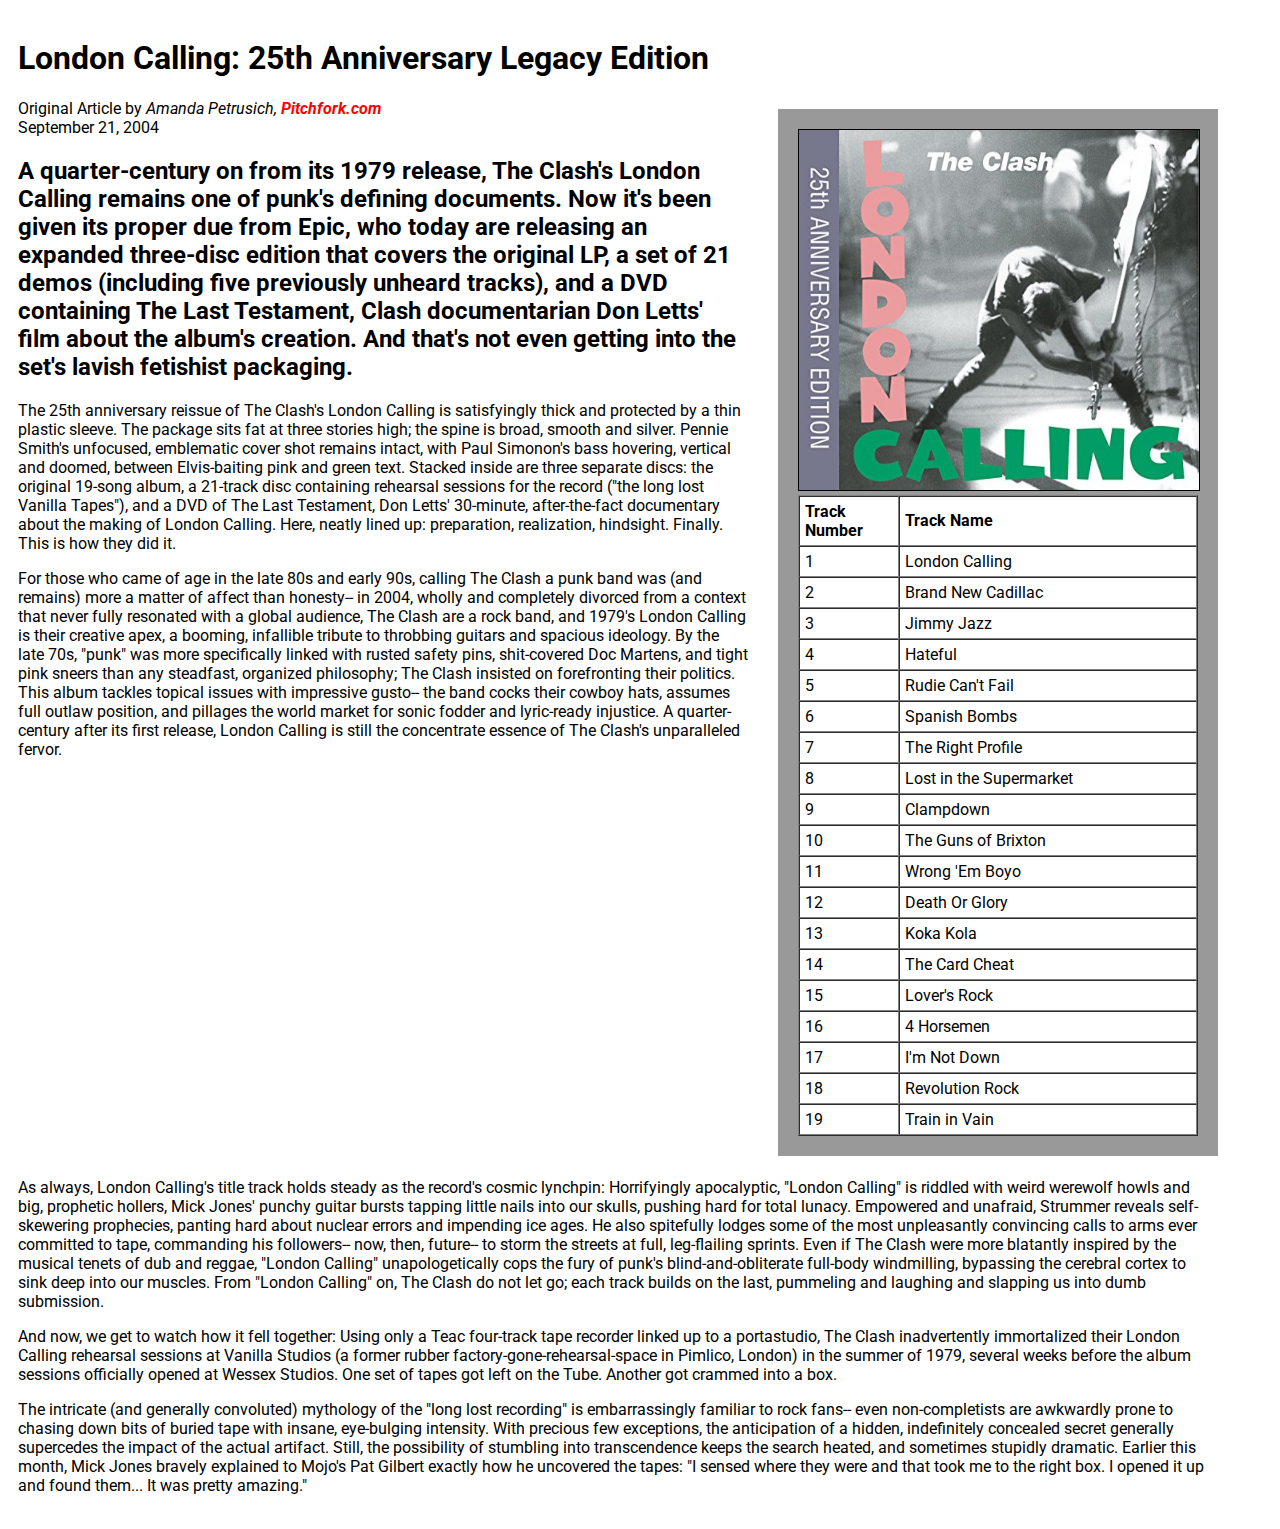
<file: Broken/index.html>
<!doctype html>
<html lang="en">

<head>
<meta charset="utf-8">
<title>London Calling: 25th Anniversary Legacy Edition</title>

<link rel="preconnect" href="https://fonts.googleapis.com"> 
<link rel="preconnect" href="https://fonts.gstatic.com" crossorigin> 
<link href="https://fonts.googleapis.com/css2?family=Roboto:wght@300;700&display=swap" rel="stylesheet">

<style type="text/css">

body {
  font-family: 'Roboto', sans-serif;
  background-color: #ffffff;
}
a {color: #ff0000;
text-decoration: none;
font-weight: bold;}
a:hover {color: #0071ce;}

</style>

</head>

<body>

<div style="width:1200px; padding: 10px; background-color:#ffffff">
<div style="width:1200px; padding:20px:">
<h1>London Calling: 25th Anniversary Legacy Edition</h1>

<div style="width:400px; padding:20px; float:right; background-color:#999; margin-top:10px; margin-left:30px">


<img src="images/theClash.jpg" alt="The Clash: London Calling" title="The Clash: London Calling" style="border:solid 1px black; width:100%">

<table width="100%" border="1" cellspacing="0" cellpadding="5" style="background-color:#ffffff;">
<tr>
<td width="25%">
<strong>Track Number</strong>
</td>
<td width="75%">
<strong>Track Name</strong>
</td>
</tr>
<tr>
<td>1</td>
<td>London Calling</td>
</tr>
<tr>
<td>2</td>
<td>Brand New Cadillac</td>
</tr>
<tr>
<td>3</td>
<td>Jimmy Jazz</td>
</tr>
<tr>
<td>4</td>
<td>Hateful</td>
</tr>
<tr>
<td>5</td>
<td>Rudie Can't Fail</td>
</tr>
<tr>
<td>6</td>
<td>Spanish Bombs</td>
</tr>
<tr>
<td>7</td>
<td>The Right Profile</td>
</tr>
<tr>
<td>8</td>
<td>Lost in the Supermarket</td>
</tr>
<tr>
<td>9</td>
<td>Clampdown</td>
</tr>
<tr>
<td>10</td>
<td>The Guns of Brixton</td>
</tr>
<tr>
<td>11</td>
<td>Wrong 'Em Boyo</td>
</tr>
<tr>
<td>12</td>
<td>Death Or Glory</td>
</tr>
<tr>
<td>13</td>
<td>Koka Kola</td>
</tr>
<tr>
<td>14</td>
<td>The Card Cheat</td>
</tr>
<tr>
<td>15</td>
<td>Lover's Rock</td>
</tr>
<tr>
<td>16</td>
<td>4 Horsemen</td>
</tr>
<tr>
<td>17</td>
<td>I'm Not Down</td>
</tr>
<tr>
<td>18</td>
<td>Revolution Rock</td>
</tr>
<tr>
<td>19</td>
<td>Train in Vain</td>
</tr>
</table>

</div>

<p>Original Article by <em>Amanda Petrusich, <a href="http://www.pitchfork.com">Pitchfork.com</a></em><br>
September 21, 2004


<h2>A quarter-century on from its 1979 release, The Clash's London Calling remains one of punk's defining documents. Now it's been given its proper due from Epic, who today are releasing an expanded three-disc edition that covers the original LP, a set of 21 demos (including five previously unheard tracks), and a DVD containing The Last Testament, Clash documentarian Don Letts' film about the album's creation. And that's not even getting into the set's lavish fetishist packaging.</h2>


<p>The 25th anniversary reissue of The Clash's London Calling is satisfyingly thick and protected by a thin plastic sleeve. The package sits fat at three stories high; the spine is broad, smooth and silver. Pennie Smith's unfocused, emblematic cover shot remains intact, with Paul Simonon's bass hovering, vertical and doomed, between Elvis-baiting pink and green text. Stacked inside are three separate discs: the original 19-song album, a 21-track disc containing rehearsal sessions for the record ("the long lost Vanilla Tapes"), and a DVD of The Last Testament, Don Letts' 30-minute, after-the-fact documentary about the making of London Calling. Here, neatly lined up: preparation, realization, hindsight. Finally. This is how they did it.</p>




<p>For those who came of age in the late 80s and early 90s, calling The Clash a punk band was (and remains) more a matter of affect than honesty-- in 2004, wholly and completely divorced from a context that never fully resonated with a global audience, The Clash are a rock band, and 1979's London Calling is their creative apex, a booming, infallible tribute to throbbing guitars and spacious ideology. By the late 70s, "punk" was more specifically linked with rusted safety pins, shit-covered Doc Martens, and tight pink sneers than any steadfast, organized philosophy; The Clash insisted on forefronting their politics. This album tackles topical issues with impressive gusto-- the band cocks their cowboy hats, assumes full outlaw position, and pillages the world market for sonic fodder and lyric-ready injustice. A quarter-century after its first release, London Calling is still the concentrate essence of The Clash's unparalleled fervor.</p>


<div align="center" style="margin:50px 0 50px 50px"><iframe width="560" height="315" src="https://www.youtube.com/embed/EfK-WX2pa8c" frameborder="0" allow="accelerometer; autoplay; encrypted-media; gyroscope; picture-in-picture" allowfullscreen></iframe></div>


<p>As always, London Calling's title track holds steady as the record's cosmic lynchpin: Horrifyingly apocalyptic, "London Calling" is riddled with weird werewolf howls and big, prophetic hollers, Mick Jones' punchy guitar bursts tapping little nails into our skulls, pushing hard for total lunacy. Empowered and unafraid, Strummer reveals self-skewering prophecies, panting hard about nuclear errors and impending ice ages. He also spitefully lodges some of the most unpleasantly convincing calls to arms ever committed to tape, commanding his followers-- now, then, future-- to storm the streets at full, leg-flailing sprints. Even if The Clash were more blatantly inspired by the musical tenets of dub and reggae, "London Calling" unapologetically cops the fury of punk's blind-and-obliterate full-body windmilling, bypassing the cerebral cortex to sink deep into our muscles. From "London Calling" on, The Clash do not let go; each track builds on the last, pummeling and laughing and slapping us into dumb submission.</p>


<p>And now, we get to watch how it fell together: Using only a Teac four-track tape recorder linked up to a portastudio, The Clash inadvertently immortalized their London Calling rehearsal sessions at Vanilla Studios (a former rubber factory-gone-rehearsal-space in Pimlico, London) in the summer of 1979, several weeks before the album sessions officially opened at Wessex Studios. One set of tapes got left on the Tube. Another got crammed into a box.</p>


<p>The intricate (and generally convoluted) mythology of the "long lost recording" is embarrassingly familiar to rock fans-- even non-completists are awkwardly prone to chasing down bits of buried tape with insane, eye-bulging intensity. With precious few exceptions, the anticipation of a hidden, indefinitely concealed secret generally supercedes the impact of the actual artifact. Still, the possibility of stumbling into transcendence keeps the search heated, and sometimes stupidly dramatic. Earlier this month, Mick Jones bravely explained to Mojo's Pat Gilbert exactly how he uncovered the tapes: "I sensed where they were and that took me to the right box. I opened it up and found them... It was pretty amazing."</p>

</div>






</body>
</html>
</file>
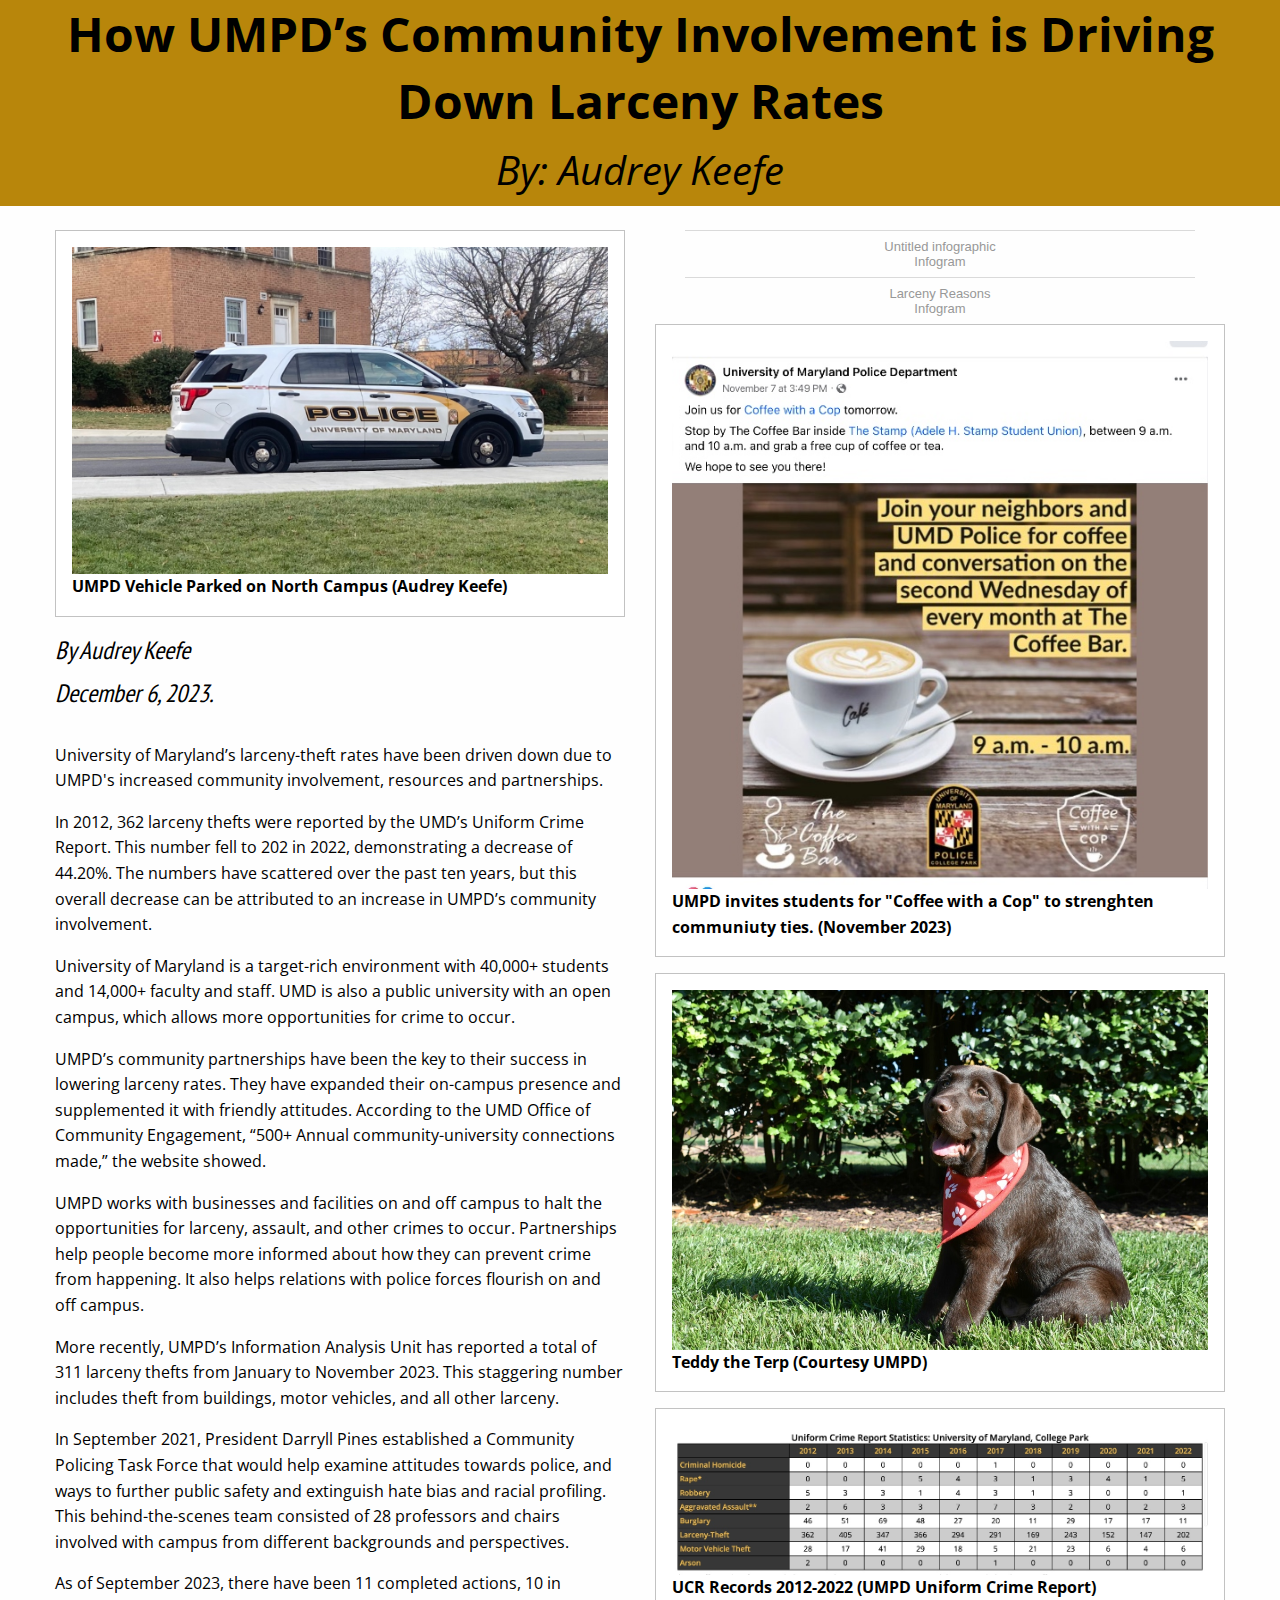
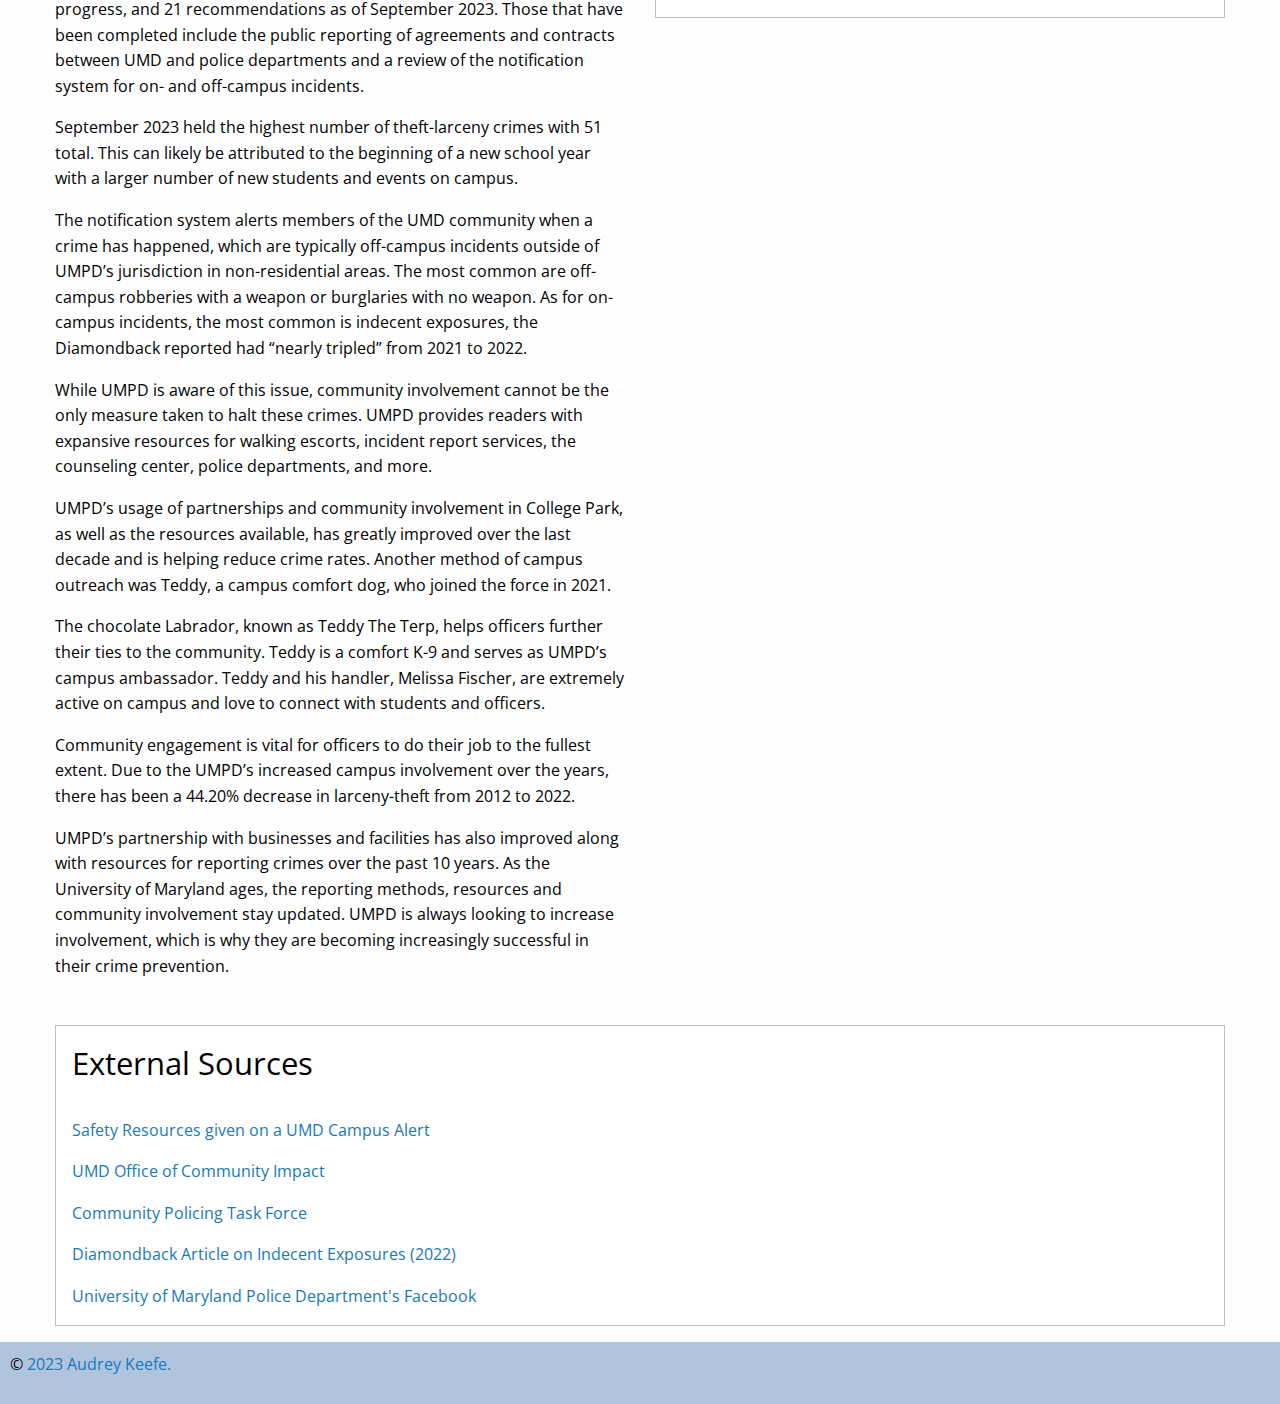
<file: Final_Project_Beta/index.html>
<!doctype html>
<html class="no-js" lang="en" dir="ltr">
<head>
<meta charset="utf-8">
<meta http-equiv="x-ua-compatible" content="ie=edge">
<meta name="viewport" content="width=device-width, initial-scale=1.0">

<meta name="description" content="Larceny-Theft in College Park, Maryland, Police Community Involvement">
<meta name="keywords" content="Crime, Larceny-Theft, Statistics, College Park, Maryland, Police Involvement, Community, University Crime">

<title>Larceny Decreases with Police Assistance</title>
<link rel="stylesheet" href="css/foundation.css">
<link rel="stylesheet" href="css/app.css">
<link rel="preconnect" href="https://fonts.googleapis.com"> 
<link rel="preconnect" href="https://fonts.gstatic.com" crossorigin> 
<link href="https://fonts.googleapis.com/css2?family=Dosis:wght@300;400;700&family=Merriweather&family=Open+Sans&display=swap" rel="stylesheet">
<link rel="preconnect" href="https://fonts.googleapis.com"> 
<link rel="preconnect" href="https://fonts.gstatic.com" crossorigin> 
<link href="https://fonts.googleapis.com/css2?family=Dosis:wght@300;400;700&family=Merriweather&family=Open+Sans&family=PT+Sans+Narrow&display=swap" rel="stylesheet">
</head>
<body>

<!--heading box-->
<div class="grid-container-fluid introBox">
<div class="grid-container">
<div class="grid-x grid-padding-x grid-padding-x">
<div class="large-12 cell introBox">
	<h1>How UMPD’s Community Involvement is Driving Down Larceny Rates</h1>
	<h2><em>By: Audrey Keefe</em></h2>
</div>
</div>
</div>
</div>
<br>

<!--main body text starts here--> 
<div class="grid-container">
<div class="grid-x grid-padding-x grid-margin-y">
<div class="large-6 medium-6 small-12 cell">

<!--image of police car here-->
<div class="callout">	
	<img src="images/car_edit.2.jpg" alt="UMPD Car on Campus">
	<p><strong>UMPD Vehicle Parked on North Campus (Audrey Keefe)</strong></p>
	</div>

<!--byline and story text start here-->
<h4>By Audrey Keefe</h4><h4>December 6, 2023.</h4>
<br>
<p>University of Maryland’s larceny-theft rates have been driven down due to UMPD's increased
community involvement, resources and partnerships.</p>

<p>In 2012, 362 larceny thefts were reported by the UMD’s Uniform Crime Report. This number
fell to 202 in 2022, demonstrating a decrease of 44.20%. The numbers have scattered over the
past ten years, but this overall decrease can be attributed to an increase in UMPD’s community
involvement.</p>

<p>University of Maryland is a target-rich environment with 40,000+ students and 14,000+ faculty
and staff. UMD is also a public university with an open campus, which allows more
opportunities for crime to occur.</p>

<p>UMPD’s community partnerships have been the key to their success in lowering larceny rates.
They have expanded their on-campus presence and supplemented it with friendly attitudes.
According to the UMD Office of Community Engagement, “500+ Annual community-university
connections made,” the website showed.</p>

<p>UMPD works with businesses and facilities on and off campus to halt the opportunities for
larceny, assault, and other crimes to occur. Partnerships help people become more informed
about how they can prevent crime from happening. It also helps relations with police forces
flourish on and off campus.</p>

<p>More recently, UMPD’s Information Analysis Unit has reported a total of 311 larceny thefts from
January to November 2023. This staggering number includes theft from buildings, motor
vehicles, and all other larceny.</p>

<p>In September 2021, President Darryll Pines established a Community Policing Task Force that
would help examine attitudes towards police, and ways to further public safety and extinguish
hate bias and racial profiling. This behind-the-scenes team consisted of 28 professors and chairs
involved with campus from different backgrounds and perspectives.</p>

<p>As of September 2023, there have been 11 completed actions, 10 in progress, and 21
recommendations as of September 2023. Those that have been completed include the public reporting of agreements and contracts between UMD and police departments and a review of the
notification system for on- and off-campus incidents.</p>

<p>September 2023 held the highest number of theft-larceny crimes with 51 total. This can likely be
attributed to the beginning of a new school year with a larger number of new students and events
on campus.</p>

<p>The notification system alerts members of the UMD community when a crime has happened,
which are typically off-campus incidents outside of UMPD’s jurisdiction in non-residential areas.
The most common are off-campus robberies with a weapon or burglaries with no weapon. As for
on-campus incidents, the most common is indecent exposures, the Diamondback reported had
“nearly tripled” from 2021 to 2022.</p>

<p>While UMPD is aware of this issue, community involvement cannot be the only measure taken
to halt these crimes. UMPD provides readers with expansive resources for walking escorts,
incident report services, the counseling center, police departments, and more.</p>

<p>UMPD’s usage of partnerships and community involvement in College Park, as well as the
resources available, has greatly improved over the last decade and is helping reduce crime rates.
Another method of campus outreach was Teddy, a campus comfort dog, who joined the force in
2021.</p>

<p>The chocolate Labrador, known as Teddy The Terp, helps officers further their ties to the
community. Teddy is a comfort K-9 and serves as UMPD’s campus ambassador. Teddy and his
handler, Melissa Fischer, are extremely active on campus and love to connect with students and
officers.</p>

<p>Community engagement is vital for officers to do their job to the fullest extent. Due to the
UMPD’s increased campus involvement over the years, there has been a 44.20% decrease in
larceny-theft from 2012 to 2022.</p>

<p>UMPD’s partnership with businesses and facilities has also improved along with resources for
reporting crimes over the past 10 years. As the University of Maryland ages, the reporting
methods, resources and community involvement stay updated. UMPD is always looking to increase involvement, which is why they are becoming increasingly
successful in their crime prevention.</p>
</div>

<!--half sidebar start here with graphs and supplamenting information-->
<div class="large-6 medium-6 small-12 cell">

<div class="infogram-embed" data-id="86ae2052-9db3-4283-b28e-80eb50ea9b66" data-type="interactive" data-title="UCR Larceny 2012-2022"></div><script>!function(e,n,i,s){var d="InfogramEmbeds";var o=e.getElementsByTagName(n)[0];if(window[d]&&window[d].initialized)window[d].process&&window[d].process();else if(!e.getElementById(i)){var r=e.createElement(n);r.async=1,r.id=i,r.src=s,o.parentNode.insertBefore(r,o)}}(document,"script","infogram-async","https://e.infogram.com/js/dist/embed-loader-min.js");</script><div style="padding:8px 0;font-family:Arial!important;font-size:13px!important;line-height:15px!important;text-align:center;border-top:1px solid #dadada;margin:0 30px"><a href="https://infogram.com/86ae2052-9db3-4283-b28e-80eb50ea9b66" style="color:#989898!important;text-decoration:none!important;" target="_blank">Untitled infographic</a><br><a href="https://infogram.com" style="color:#989898!important;text-decoration:none!important;" target="_blank" rel="nofollow">Infogram</a></div>

<div class="infogram-embed" data-id="99e42fd7-adec-4fe6-9086-a09344b6455e" data-type="interactive" data-title="Larceny Reasons"></div><script>!function(e,n,i,s){var d="InfogramEmbeds";var o=e.getElementsByTagName(n)[0];if(window[d]&&window[d].initialized)window[d].process&&window[d].process();else if(!e.getElementById(i)){var r=e.createElement(n);r.async=1,r.id=i,r.src=s,o.parentNode.insertBefore(r,o)}}(document,"script","infogram-async","https://e.infogram.com/js/dist/embed-loader-min.js");</script><div style="padding:8px 0;font-family:Arial!important;font-size:13px!important;line-height:15px!important;text-align:center;border-top:1px solid #dadada;margin:0 30px"><a href="https://infogram.com/99e42fd7-adec-4fe6-9086-a09344b6455e" style="color:#989898!important;text-decoration:none!important;" target="_blank">Larceny Reasons</a><br><a href="https://infogram.com" style="color:#989898!important;text-decoration:none!important;" target="_blank" rel="nofollow">Infogram</a></div>

<div class="callout">
<img src="images/coffeew_cop.jpg" alt="Coffee with a Cop">
<br>
<p><strong>UMPD invites students for "Coffee with a Cop" to strenghten communiuty ties. (November 2023)</strong></p></div>

<div class="callout">
<img src="images/teddyterp.jpg" alt="Teddy the Terp">
<br>
<p><strong>Teddy the Terp (Courtesy UMPD)</strong></p></div>

	<div class="callout">
<img src="images/UCRstat1.jpg"alt="Uniform Crime Report Data 2012-2022"><br>
<p><strong>UCR Records 2012-2022 (UMPD Uniform Crime Report)</strong></p></div>

</div>

<div class="large-12 medium-12 small-12 cell">
<div class="callout">
	<!--larger graphic of extra resources for the reader-->
	<h3>External Sources</h3>
	<br>
	<a href="https://alert.umd.edu/alerts/umd-community-alert-campus-robbery-weapon-commercial-establishment?_ga=2.157576250.1802949163.1701648425-1031299408.1692059360" target="_blank"><p>Safety Resources given on a UMD Campus Alert</a></p> 
	<a href="https://oce.umd.edu/impact" target="_blank"><p>UMD Office of Community Impact</a></p> 
	<a href="https://president.umd.edu/administration/commissions-task-forces-and-councils/task-force-on-community-policing" target="_blank"><p>Community Policing Task Force</a></p> 
	<a href="https://dbknews.com/2022/11/07/indecent-exposure-umd-college-park/" target="_blank"><p>Diamondback Article on Indecent Exposures (2022)</a></p>
	<a href="https://www.facebook.com/UMDPoliceDept/" target="_blank"><p>University of Maryland Police Department's Facebook</a></p></div>
</div>
</div>
</div>
</div>

<!--footer starts-->
    <footer>
        <div class="copyright-bar">
            <p>&copy;<a href="https://audkeefe.wordpress.com" target="_blank"> 2023 Audrey Keefe.</p>
        </div>
    </footer>
</body>
</html>

<script src="js/vendor/jquery.js"></script>
<script src="js/vendor/what-input.js"></script>
<script src="js/vendor/foundation.js"></script>
<script src="js/app.js"></script>
</body>
</html>
</file>
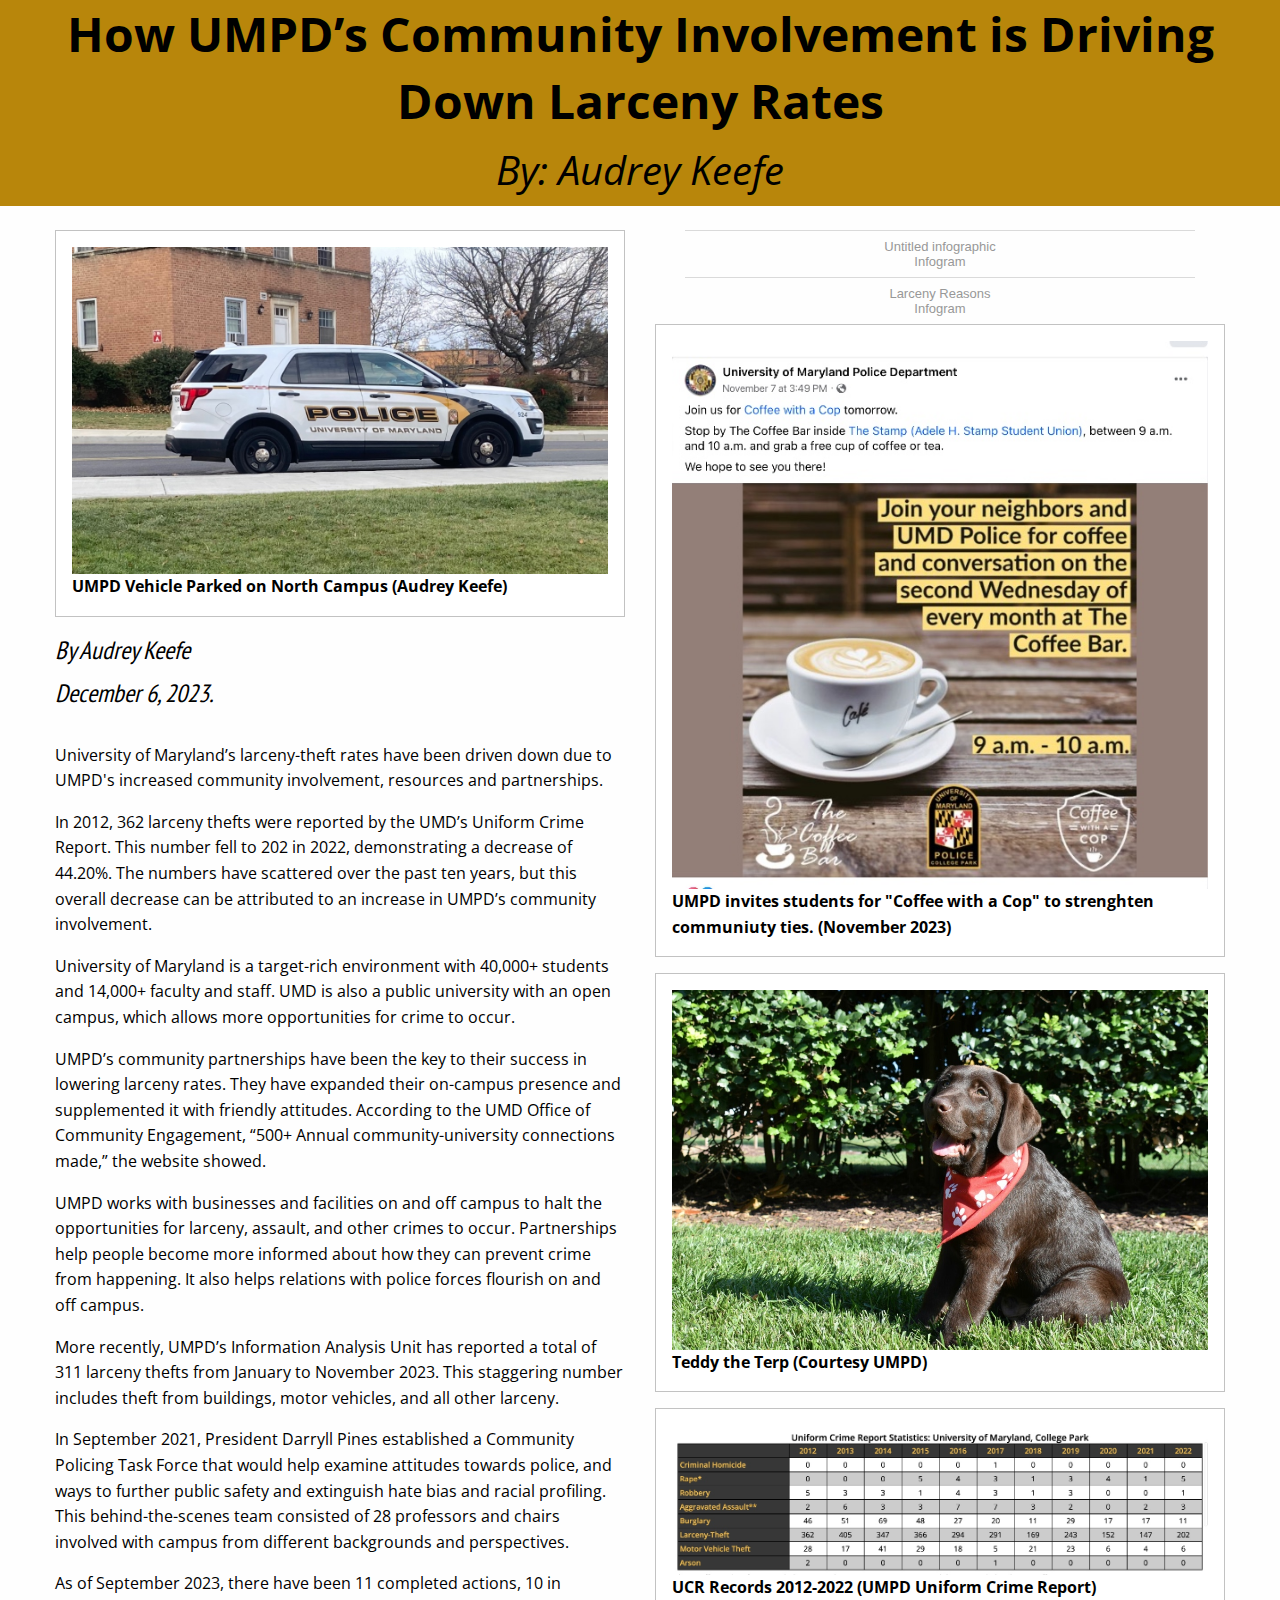
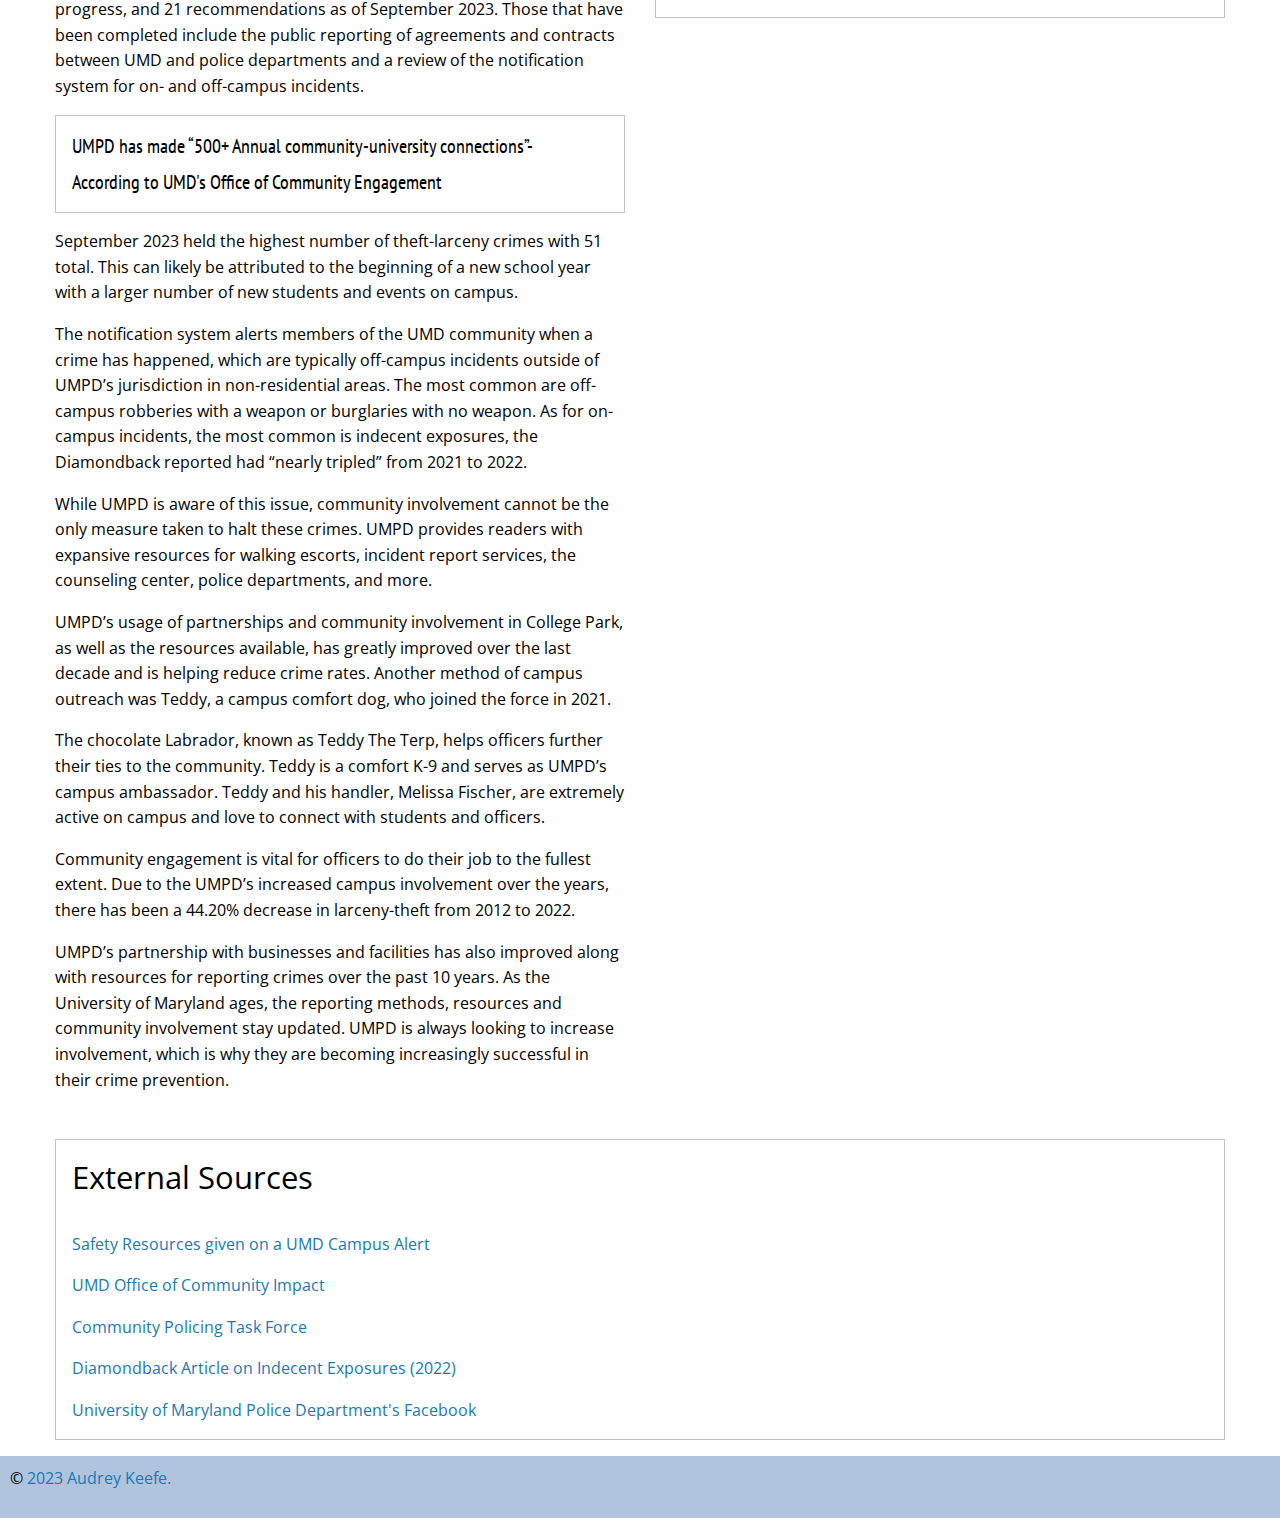
<file: Final_Project_Final/index.html>
<!doctype html>
<html class="no-js" lang="en" dir="ltr">
<head>
<meta charset="utf-8">
<meta http-equiv="x-ua-compatible" content="ie=edge">
<meta name="viewport" content="width=device-width, initial-scale=1.0">

<meta name="description" content="Larceny-Theft in College Park, Maryland, Police Community Involvement">
<meta name="keywords" content="Crime, Larceny-Theft, Statistics, College Park, Maryland, Police Involvement, Community, University Crime">
<!-- HTML Meta Tags -->
  <title>How UMPD’s Community Involvement is Driving Down Larceny Rates</title>
  <meta name="description" content="Larceny-Theft in College Park, Maryland, Police Community Involvement">
  <meta property="og:url" content="https://audreykeefe.github.io/J352/Final_Project_Beta/index.html">
  <meta property="og:type" content="website">
  <meta property="og:title" content="How UMPD’s Community Involvement is Driving Down Larceny Rates">
  <meta property="og:description" content="Larceny-Theft in College Park, Maryland, Police Community Involvement">
<link rel="stylesheet" href="css/foundation.css">
<link rel="stylesheet" href="css/app.css">
<link rel="preconnect" href="https://fonts.googleapis.com"> 
<link rel="preconnect" href="https://fonts.gstatic.com" crossorigin> 
<link href="https://fonts.googleapis.com/css2?family=Dosis:wght@300;400;700&family=Merriweather&family=Open+Sans&display=swap" rel="stylesheet">
<link rel="preconnect" href="https://fonts.googleapis.com"> 
<link rel="preconnect" href="https://fonts.gstatic.com" crossorigin> 
<link href="https://fonts.googleapis.com/css2?family=Dosis:wght@300;400;700&family=Merriweather&family=Open+Sans&family=PT+Sans+Narrow&display=swap" rel="stylesheet">
<link rel="preconnect" href="https://fonts.googleapis.com"> 
<link rel="preconnect" href="https://fonts.gstatic.com" crossorigin> 
<link href="https://fonts.googleapis.com/css2?family=Dosis:wght@300;400;700&family=Merriweather&family=Open+Sans&family=Oswald&family=PT+Sans+Narrow&display=swap" rel="stylesheet">
</head>
<body>

<!--heading box-->
<div class="grid-container-fluid introBox">
<div class="grid-container">
<div class="grid-x grid-padding-x grid-padding-x">
<div class="large-12 cell introBox">
	<h1>How UMPD’s Community Involvement is Driving Down Larceny Rates</h1>
	<h2><em>By: Audrey Keefe</em></h2>
</div>
</div>
</div>
</div>
<br>

<!--main body text starts here--> 
<div class="grid-container">
<div class="grid-x grid-padding-x grid-margin-y">
<div class="large-6 medium-6 small-12 cell">

<!--image of police car here-->
<div class="callout">	
	<img src="images/car_edit.2.jpg" alt="UMPD Car on Campus">
	<p><strong>UMPD Vehicle Parked on North Campus (Audrey Keefe)</strong></p>
	</div>

<!--byline and story text start here-->
<h4>By Audrey Keefe</h4><h4>December 6, 2023.</h4>
<br>
<p>University of Maryland’s larceny-theft rates have been driven down due to UMPD's increased
community involvement, resources and partnerships.</p>

<p>In 2012, 362 larceny thefts were reported by the UMD’s Uniform Crime Report. This number
fell to 202 in 2022, demonstrating a decrease of 44.20%. The numbers have scattered over the
past ten years, but this overall decrease can be attributed to an increase in UMPD’s community
involvement.</p>

<p>University of Maryland is a target-rich environment with 40,000+ students and 14,000+ faculty
and staff. UMD is also a public university with an open campus, which allows more
opportunities for crime to occur.</p>

<p>UMPD’s community partnerships have been the key to their success in lowering larceny rates.
They have expanded their on-campus presence and supplemented it with friendly attitudes.
According to the UMD Office of Community Engagement, “500+ Annual community-university
connections made,” the website showed.</p>

<p>UMPD works with businesses and facilities on and off campus to halt the opportunities for
larceny, assault, and other crimes to occur. Partnerships help people become more informed
about how they can prevent crime from happening. It also helps relations with police forces
flourish on and off campus.</p>

<p>More recently, UMPD’s Information Analysis Unit has reported a total of 311 larceny thefts from
January to November 2023. This staggering number includes theft from buildings, motor
vehicles, and all other larceny.</p>

<p>In September 2021, President Darryll Pines established a Community Policing Task Force that
would help examine attitudes towards police, and ways to further public safety and extinguish
hate bias and racial profiling. This behind-the-scenes team consisted of 28 professors and chairs
involved with campus from different backgrounds and perspectives.</p>

<p>As of September 2023, there have been 11 completed actions, 10 in progress, and 21
recommendations as of September 2023. Those that have been completed include the public reporting of agreements and contracts between UMD and police departments and a review of the
notification system for on- and off-campus incidents.</p>

<div class="callout">
	<h5>UMPD has made “500+ Annual community-university connections”-</h5><h5>According to UMD's Office of Community Engagement</h5></div>

<p>September 2023 held the highest number of theft-larceny crimes with 51 total. This can likely be
attributed to the beginning of a new school year with a larger number of new students and events
on campus.</p>

<p>The notification system alerts members of the UMD community when a crime has happened,
which are typically off-campus incidents outside of UMPD’s jurisdiction in non-residential areas.
The most common are off-campus robberies with a weapon or burglaries with no weapon. As for
on-campus incidents, the most common is indecent exposures, the Diamondback reported had
“nearly tripled” from 2021 to 2022.</p>

<p>While UMPD is aware of this issue, community involvement cannot be the only measure taken
to halt these crimes. UMPD provides readers with expansive resources for walking escorts,
incident report services, the counseling center, police departments, and more.</p>

<p>UMPD’s usage of partnerships and community involvement in College Park, as well as the
resources available, has greatly improved over the last decade and is helping reduce crime rates.
Another method of campus outreach was Teddy, a campus comfort dog, who joined the force in
2021.</p>

<p>The chocolate Labrador, known as Teddy The Terp, helps officers further their ties to the
community. Teddy is a comfort K-9 and serves as UMPD’s campus ambassador. Teddy and his
handler, Melissa Fischer, are extremely active on campus and love to connect with students and
officers.</p>

<p>Community engagement is vital for officers to do their job to the fullest extent. Due to the
UMPD’s increased campus involvement over the years, there has been a 44.20% decrease in
larceny-theft from 2012 to 2022.</p>

<p>UMPD’s partnership with businesses and facilities has also improved along with resources for
reporting crimes over the past 10 years. As the University of Maryland ages, the reporting
methods, resources and community involvement stay updated. UMPD is always looking to increase involvement, which is why they are becoming increasingly
successful in their crime prevention.</p>
</div>

<!--half sidebar start here with graphs and supplamenting information-->
<div class="large-6 medium-6 small-12 cell">

<div class="infogram-embed" data-id="86ae2052-9db3-4283-b28e-80eb50ea9b66" data-type="interactive" data-title="UCR Larceny 2012-2022"></div><script>!function(e,n,i,s){var d="InfogramEmbeds";var o=e.getElementsByTagName(n)[0];if(window[d]&&window[d].initialized)window[d].process&&window[d].process();else if(!e.getElementById(i)){var r=e.createElement(n);r.async=1,r.id=i,r.src=s,o.parentNode.insertBefore(r,o)}}(document,"script","infogram-async","https://e.infogram.com/js/dist/embed-loader-min.js");</script><div style="padding:8px 0;font-family:Arial!important;font-size:13px!important;line-height:15px!important;text-align:center;border-top:1px solid #dadada;margin:0 30px"><a href="https://infogram.com/86ae2052-9db3-4283-b28e-80eb50ea9b66" style="color:#989898!important;text-decoration:none!important;" target="_blank">Untitled infographic</a><br><a href="https://infogram.com" style="color:#989898!important;text-decoration:none!important;" target="_blank" rel="nofollow">Infogram</a></div>

<div class="infogram-embed" data-id="99e42fd7-adec-4fe6-9086-a09344b6455e" data-type="interactive" data-title="Larceny Reasons"></div><script>!function(e,n,i,s){var d="InfogramEmbeds";var o=e.getElementsByTagName(n)[0];if(window[d]&&window[d].initialized)window[d].process&&window[d].process();else if(!e.getElementById(i)){var r=e.createElement(n);r.async=1,r.id=i,r.src=s,o.parentNode.insertBefore(r,o)}}(document,"script","infogram-async","https://e.infogram.com/js/dist/embed-loader-min.js");</script><div style="padding:8px 0;font-family:Arial!important;font-size:13px!important;line-height:15px!important;text-align:center;border-top:1px solid #dadada;margin:0 30px"><a href="https://infogram.com/99e42fd7-adec-4fe6-9086-a09344b6455e" style="color:#989898!important;text-decoration:none!important;" target="_blank">Larceny Reasons</a><br><a href="https://infogram.com" style="color:#989898!important;text-decoration:none!important;" target="_blank" rel="nofollow">Infogram</a></div>

<div class="callout">
<img src="images/coffeew_cop.jpg" alt="Coffee with a Cop">
<br>
<p><strong>UMPD invites students for "Coffee with a Cop" to strenghten communiuty ties. (November 2023)</strong></p></div>

<div class="callout">
<img src="images/teddyterp.jpg" alt="Teddy the Terp">
<br>
<p><strong>Teddy the Terp (Courtesy UMPD)</strong></p></div>

	<div class="callout">
<img src="images/UCRstat1.jpg"alt="Uniform Crime Report Data 2012-2022"><br>
<p><strong>UCR Records 2012-2022 (UMPD Uniform Crime Report)</strong></p></div>

</div>

<div class="large-12 medium-12 small-12 cell">
<div class="callout">
	<!--larger graphic of extra resources for the reader-->
	<h3>External Sources</h3>
	<br>
	<a href="https://alert.umd.edu/alerts/umd-community-alert-campus-robbery-weapon-commercial-establishment?_ga=2.157576250.1802949163.1701648425-1031299408.1692059360" target="_blank"><p>Safety Resources given on a UMD Campus Alert</a></p> 
	<a href="https://oce.umd.edu/impact" target="_blank"><p>UMD Office of Community Impact</a></p> 
	<a href="https://president.umd.edu/administration/commissions-task-forces-and-councils/task-force-on-community-policing" target="_blank"><p>Community Policing Task Force</a></p> 
	<a href="https://dbknews.com/2022/11/07/indecent-exposure-umd-college-park/" target="_blank"><p>Diamondback Article on Indecent Exposures (2022)</a></p>
	<a href="https://www.facebook.com/UMDPoliceDept/" target="_blank"><p>University of Maryland Police Department's Facebook</a></p></div>
</div>
</div>
</div>
</div>

<!--footer starts-->
    <footer>
        <div class="copyright-bar">
            <p>&copy;<a href="https://audkeefe.wordpress.com" target="_blank"> 2023 Audrey Keefe.</p></a>
        </div>
    </footer>
</body>
</html>

<script src="js/vendor/jquery.js"></script>
<script src="js/vendor/what-input.js"></script>
<script src="js/vendor/foundation.js"></script>
<script src="js/app.js"></script>
</body>
</html>
</file>
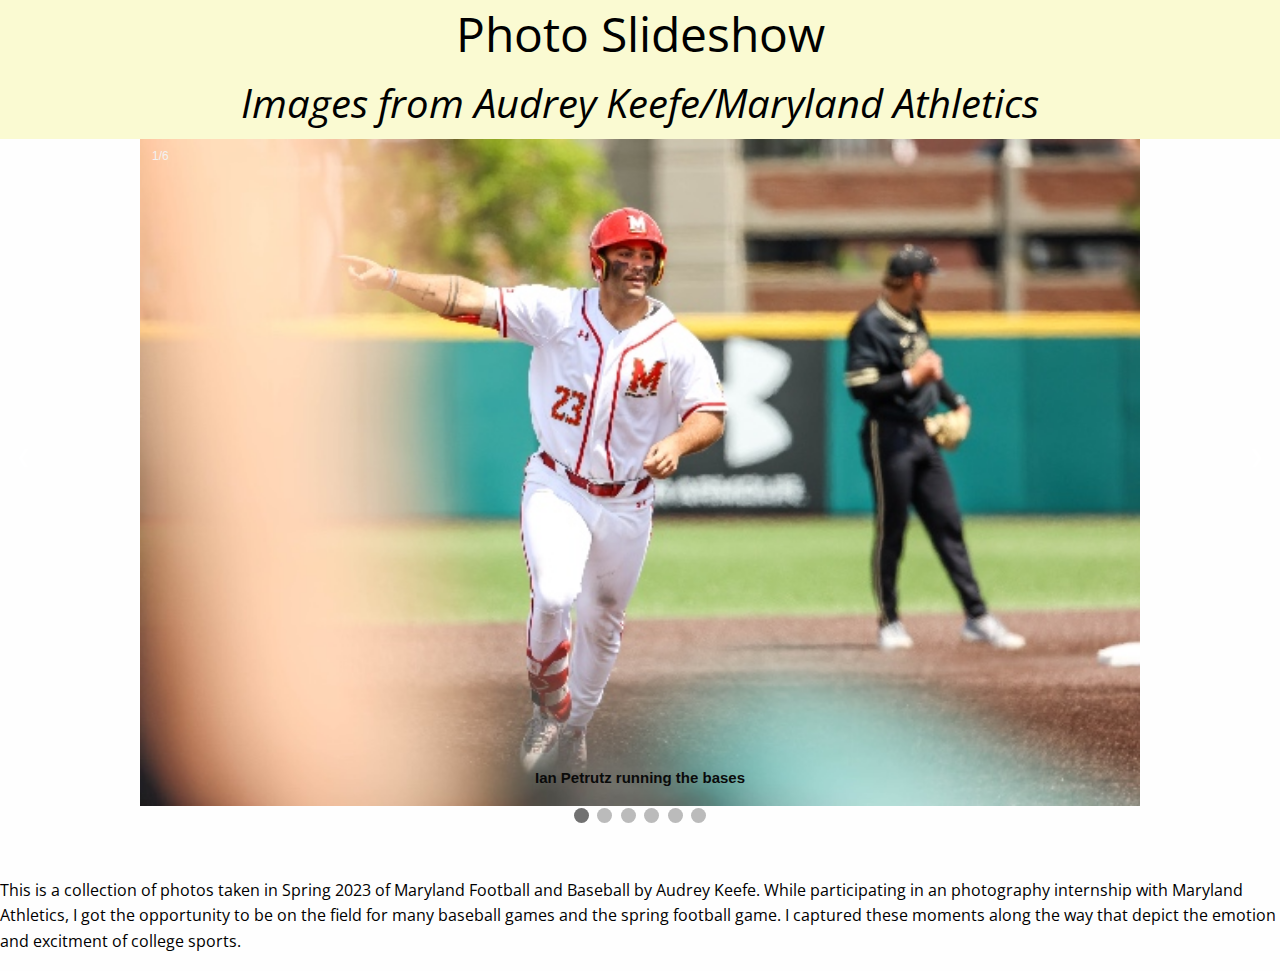
<file: FoundationSlideshow/index.html>
<!doctype html>
<html class="no-js" lang="en" dir="ltr">
<head>
<meta charset="utf-8">
<meta http-equiv="x-ua-compatible" content="ie=edge">
<meta name="viewport" content="width=device-width, initial-scale=1.0">
<title>Foundation Slideshow</title>
<link rel="stylesheet" href="css/foundation.css">
<link rel="stylesheet" href="css/app.css">
</head>
<body>

<link rel="preconnect" href="https://fonts.googleapis.com"> 
<link rel="preconnect" href="https://fonts.gstatic.com" crossorigin> 
<link href="https://fonts.googleapis.com/css2?family=Dosis:wght@300;400;700&family=Open+Sans&display=swap" rel="stylesheet">

	<div class="grid-container-fluid introBox">
    <div style="text-align:center">
<div class="grid-container">
<div class="grid-x grid-padding-x grid-padding-x">
<div class="large-12 cell introBox">
	<h1>Photo Slideshow</h1>
	<h2><em>Images from Audrey Keefe/Maryland Athletics</em></h2>
</div>
</div>
</div>
</div>
</div>

<div class="slideshow-container">
  <div class="mySlides fade">
    <div class="numbertext">1/6</div>
    <img src="images/photoedit.1.jpg" style="width:100%">
    <div class="text">Ian Petrutz running the bases</div>
  </div>
</div>

<div class="slideshow-container">
  <div class="mySlides fade">
    <div class="numbertext">2/6</div>
    <img src="images/photoedit.2.jpg" style="width:100%">
    <div class="text">Ian Petrutz celebrating a run with his teammates</div>
  </div>
</div>

  <div class="slideshow-container">
  <div class="mySlides fade">
    <div class="numbertext">3/6</div>
    <img src="images/photoedit.3.jpg" style="width:100%">
    <div class="text">Bobby Zmarzlak smiling on base</div>
  </div>
</div>

  <div class="slideshow-container">
  <div class="mySlides fade">
    <div class="numbertext">4/6</div>
    <img src="images/photoedit.4.jpg" style="width:100%">
    <div class="text">David Falco Jr. pitching</div>
  </div>
</div>

  <div class="slideshow-container">
  <div class="mySlides fade">
    <div class="numbertext">5/6</div>
    <img src="images/photoedit.5.jpg" style="width:100%">
    <div class="text">A Maryland Football player laughing during an autograph signing</div>
  </div>
</div>

  <div class="slideshow-container">
  <div class="mySlides fade">
    <div class="numbertext">6/6</div>
    <img src="images/photoedit.6.jpg" style="width:100%">
    <div class="text">Corey Dyches dodging during the spring football game</div>
  </div>
  </div>

  <div style="text-align:center">
  <span class="dot" onclick="currentSlide(1)"></span> 
  <span class="dot" onclick="currentSlide(2)"></span> 
  <span class="dot" onclick="currentSlide(3)"></span> 
  <span class="dot" onclick="currentSlide(4)"></span> 
  <span class="dot" onclick="currentSlide(5)"></span> 
  <span class="dot" onclick="currentSlide(6)"></span> 
</div>
<br>
<br>
  <!-- Next and previous buttons -->
  <a class="prev" onclick="plusSlides(-1)">&#10094;</a>
  <a class="next" onclick="plusSlides(1)">&#10095;</a>
</div>

<p>This is a collection of photos taken in Spring 2023 of Maryland Football and Baseball by Audrey Keefe. While participating in an photography internship with Maryland Athletics, I got the opportunity to be on the field for many baseball games and the spring football game. I captured these moments along the way that depict the emotion and excitment of college sports.</p>
</body>


<script src="js/vendor/jquery.js"></script>
<script src="js/vendor/what-input.js"></script>
<script src="js/vendor/foundation.js"></script>
<script src="js/app.js"></script>

</html>
</file>
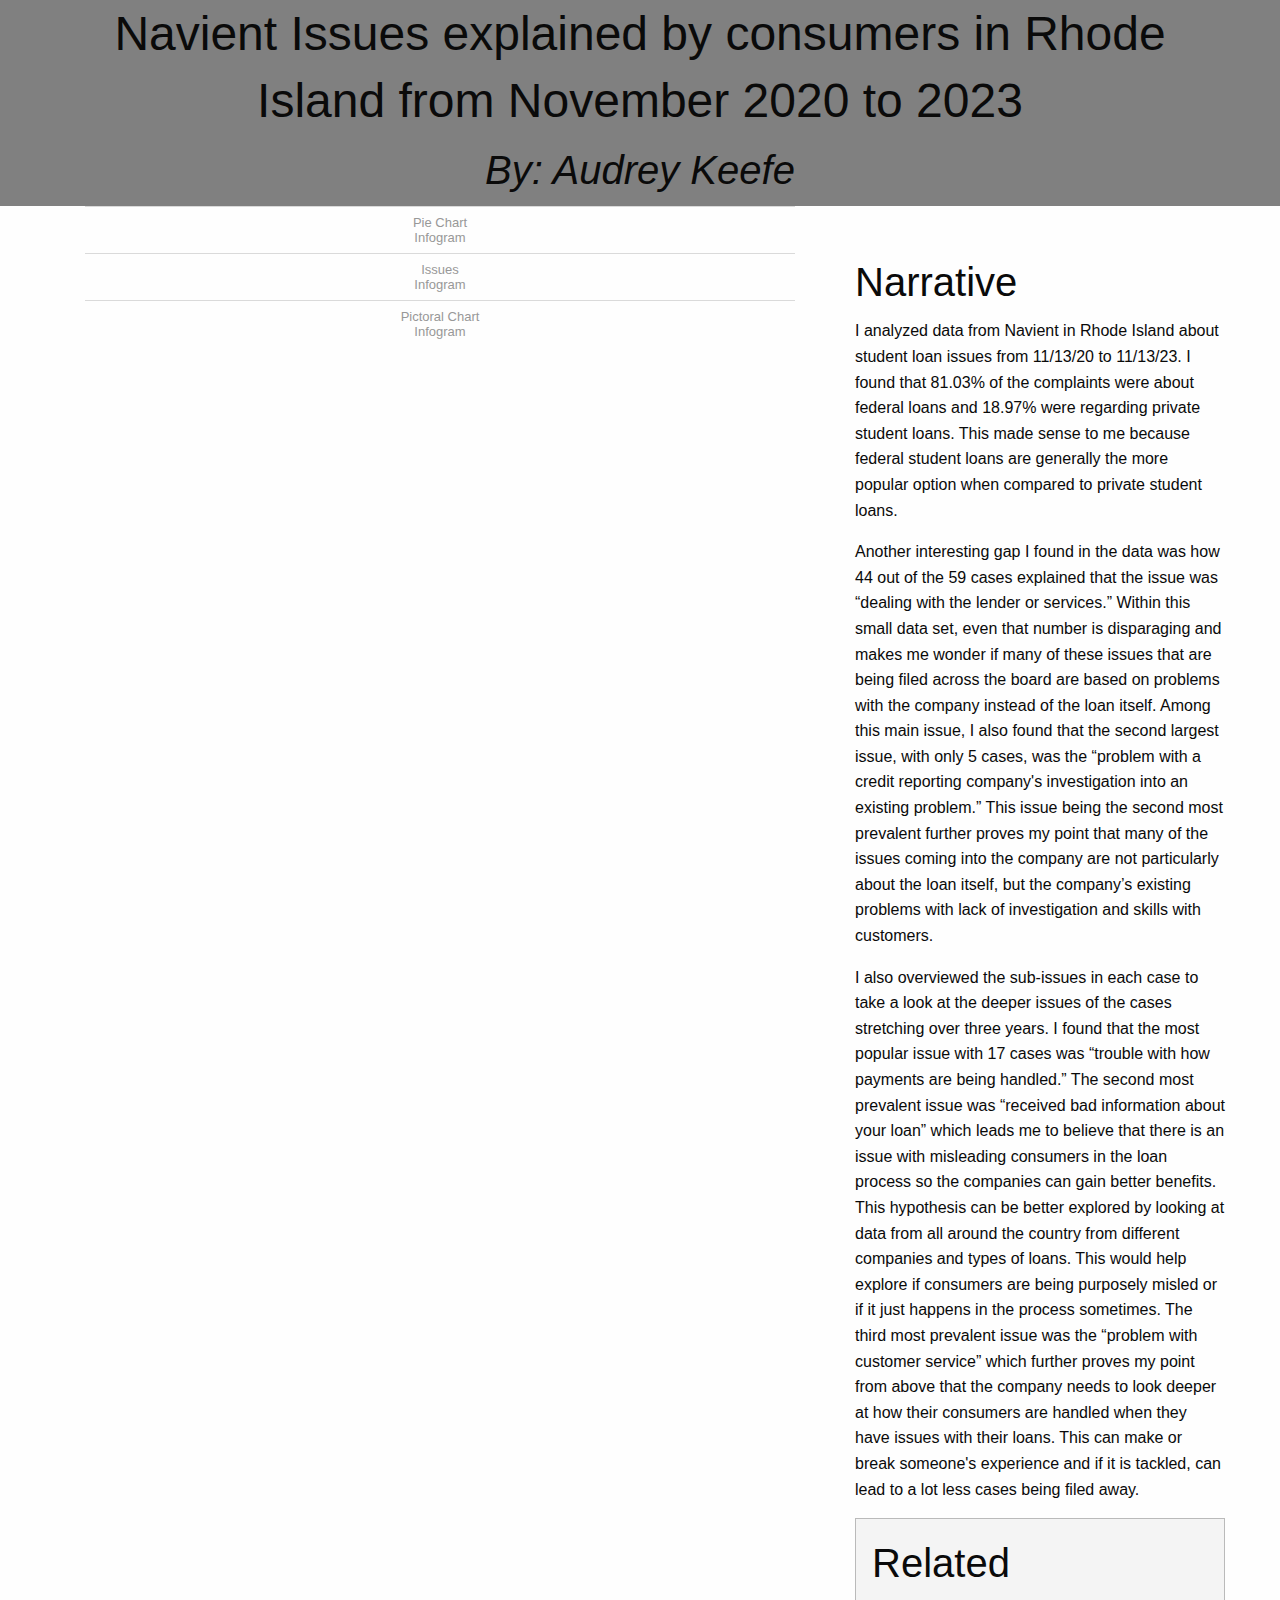
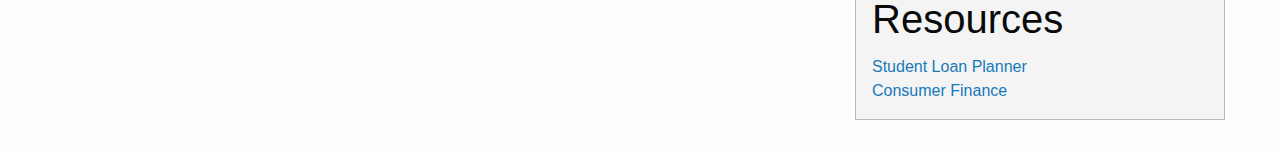
<file: FoundationStarter/index.html>
<!doctype html>
<html class="no-js" lang="en" dir="ltr">
<head>
<meta charset="utf-8">
<meta http-equiv="x-ua-compatible" content="ie=edge">
<meta name="viewport" content="width=device-width, initial-scale=1.0">
<title>Navient Issues with Student Loans/ Rhode Island</title>
<link rel="stylesheet" href="css/foundation.css">
<link rel="stylesheet" href="css/app.css">
</head>

<div class="grid-container-fluid introBox">
<div class="grid-container">
<div class="grid-x grid-padding-x grid-padding-x">
<div class="large-12 cell introBox">
<h1>Navient Issues explained by consumers in Rhode Island from November 2020 to 2023</h1>
<h2><em>By: Audrey Keefe</em></h2>
</div>
</div>
</div>
</div>


<div class="grid-container">
<div class="grid-x grid-padding-x grid-margin-y">
<div class="large-8 medium-8 small-12 cell">

<div class="infogram-embed" data-id="95244ad0-46ab-4938-b908-d01606afa076" data-type="interactive" data-title="Pie Chart"></div><script>!function(e,n,i,s){var d="InfogramEmbeds";var o=e.getElementsByTagName(n)[0];if(window[d]&&window[d].initialized)window[d].process&&window[d].process();else if(!e.getElementById(i)){var r=e.createElement(n);r.async=1,r.id=i,r.src=s,o.parentNode.insertBefore(r,o)}}(document,"script","infogram-async","https://infogram.com/js/dist/embed-loader-min.js");</script><div style="padding:8px 0;font-family:Arial!important;font-size:13px!important;line-height:15px!important;text-align:center;border-top:1px solid #dadada;margin:0 30px"><a href="https://infogram.com/95244ad0-46ab-4938-b908-d01606afa076" style="color:#989898!important;text-decoration:none!important;" target="_blank">Pie Chart</a><br><a href="https://infogram.com" style="color:#989898!important;text-decoration:none!important;" target="_blank" rel="nofollow">Infogram</a></div>

<div class="infogram-embed" data-id="69db206e-66ce-4dd9-b978-25c8975311c9" data-type="interactive" data-title="Issues"></div><script>!function(e,n,i,s){var d="InfogramEmbeds";var o=e.getElementsByTagName(n)[0];if(window[d]&&window[d].initialized)window[d].process&&window[d].process();else if(!e.getElementById(i)){var r=e.createElement(n);r.async=1,r.id=i,r.src=s,o.parentNode.insertBefore(r,o)}}(document,"script","infogram-async","https://infogram.com/js/dist/embed-loader-min.js");</script><div style="padding:8px 0;font-family:Arial!important;font-size:13px!important;line-height:15px!important;text-align:center;border-top:1px solid #dadada;margin:0 30px"><a href="https://infogram.com/69db206e-66ce-4dd9-b978-25c8975311c9" style="color:#989898!important;text-decoration:none!important;" target="_blank">Issues</a><br><a href="https://infogram.com" style="color:#989898!important;text-decoration:none!important;" target="_blank" rel="nofollow">Infogram</a></div>

<div class="infogram-embed" data-id="25e36721-1a06-4d0b-9931-772a96fdd608" data-type="interactive" data-title="Pictoral Chart"></div><script>!function(e,n,i,s){var d="InfogramEmbeds";var o=e.getElementsByTagName(n)[0];if(window[d]&&window[d].initialized)window[d].process&&window[d].process();else if(!e.getElementById(i)){var r=e.createElement(n);r.async=1,r.id=i,r.src=s,o.parentNode.insertBefore(r,o)}}(document,"script","infogram-async","https://infogram.com/js/dist/embed-loader-min.js");</script><div style="padding:8px 0;font-family:Arial!important;font-size:13px!important;line-height:15px!important;text-align:center;border-top:1px solid #dadada;margin:0 30px"><a href="https://infogram.com/25e36721-1a06-4d0b-9931-772a96fdd608" style="color:#989898!important;text-decoration:none!important;" target="_blank">Pictoral Chart</a><br><a href="https://infogram.com" style="color:#989898!important;text-decoration:none!important;" target="_blank" rel="nofollow">Infogram</a></div>

</div>

<div class="large-4 medium-4 small-12 cell sidebarstyle">
	<br><br>
<h2>Narrative</h2>
<p>I analyzed data from Navient in Rhode Island about student loan issues from 11/13/20 to 11/13/23. I found that 81.03% of the complaints were about federal loans and 18.97% were regarding private student loans. This made sense to me because federal student loans are generally the more popular option when compared to private student loans.</p>

<p>Another interesting gap I found in the data was how 44 out of the 59 cases explained that the issue was “dealing with the lender or services.” Within this small data set, even that number is disparaging and makes me wonder if many of these issues that are being filed across the board are based on problems with the company instead of the loan itself. Among this main issue, I also found that the second largest issue, with only 5 cases, was the “problem with a credit reporting company's investigation into an existing problem.” This issue being the second most prevalent further proves my point that many of the issues coming into the company are not particularly about the loan itself, but the company’s existing problems with lack of investigation and skills with customers.</p>

<p>I also overviewed the sub-issues in each case to take a look at the deeper issues of the cases stretching over three years. I found that the most popular issue with 17 cases was “trouble with how payments are being handled.” The second most prevalent issue was “received bad information about your loan” which leads me to believe that there is an issue with misleading consumers in the loan process so the companies can gain better benefits. This hypothesis can be better explored by looking at data from all around the country from different companies and types of loans. This would help explore if consumers are being purposely misled or if it just happens in the process sometimes. The third most prevalent issue was the “problem with customer service” which further proves my point from above that the company needs to look deeper at how their consumers are handled when they have issues with their loans. This can make or break someone's experience and if it is tackled, can lead to a lot less cases being filed away.</p>

<div class="callout grey"> 
<h2>Related Resources</h2>
<a href="https://www.studentloanplanner.com">Student Loan Planner</a>
<br>
<a href="https://www.consumerfinance.gov">Consumer Finance</a>
</div>
</div>



<script src="js/vendor/jquery.js"></script>
<script src="js/vendor/what-input.js"></script>
<script src="js/vendor/foundation.js"></script>
<script src="js/app.js"></script>
</body>
</html>
</file>
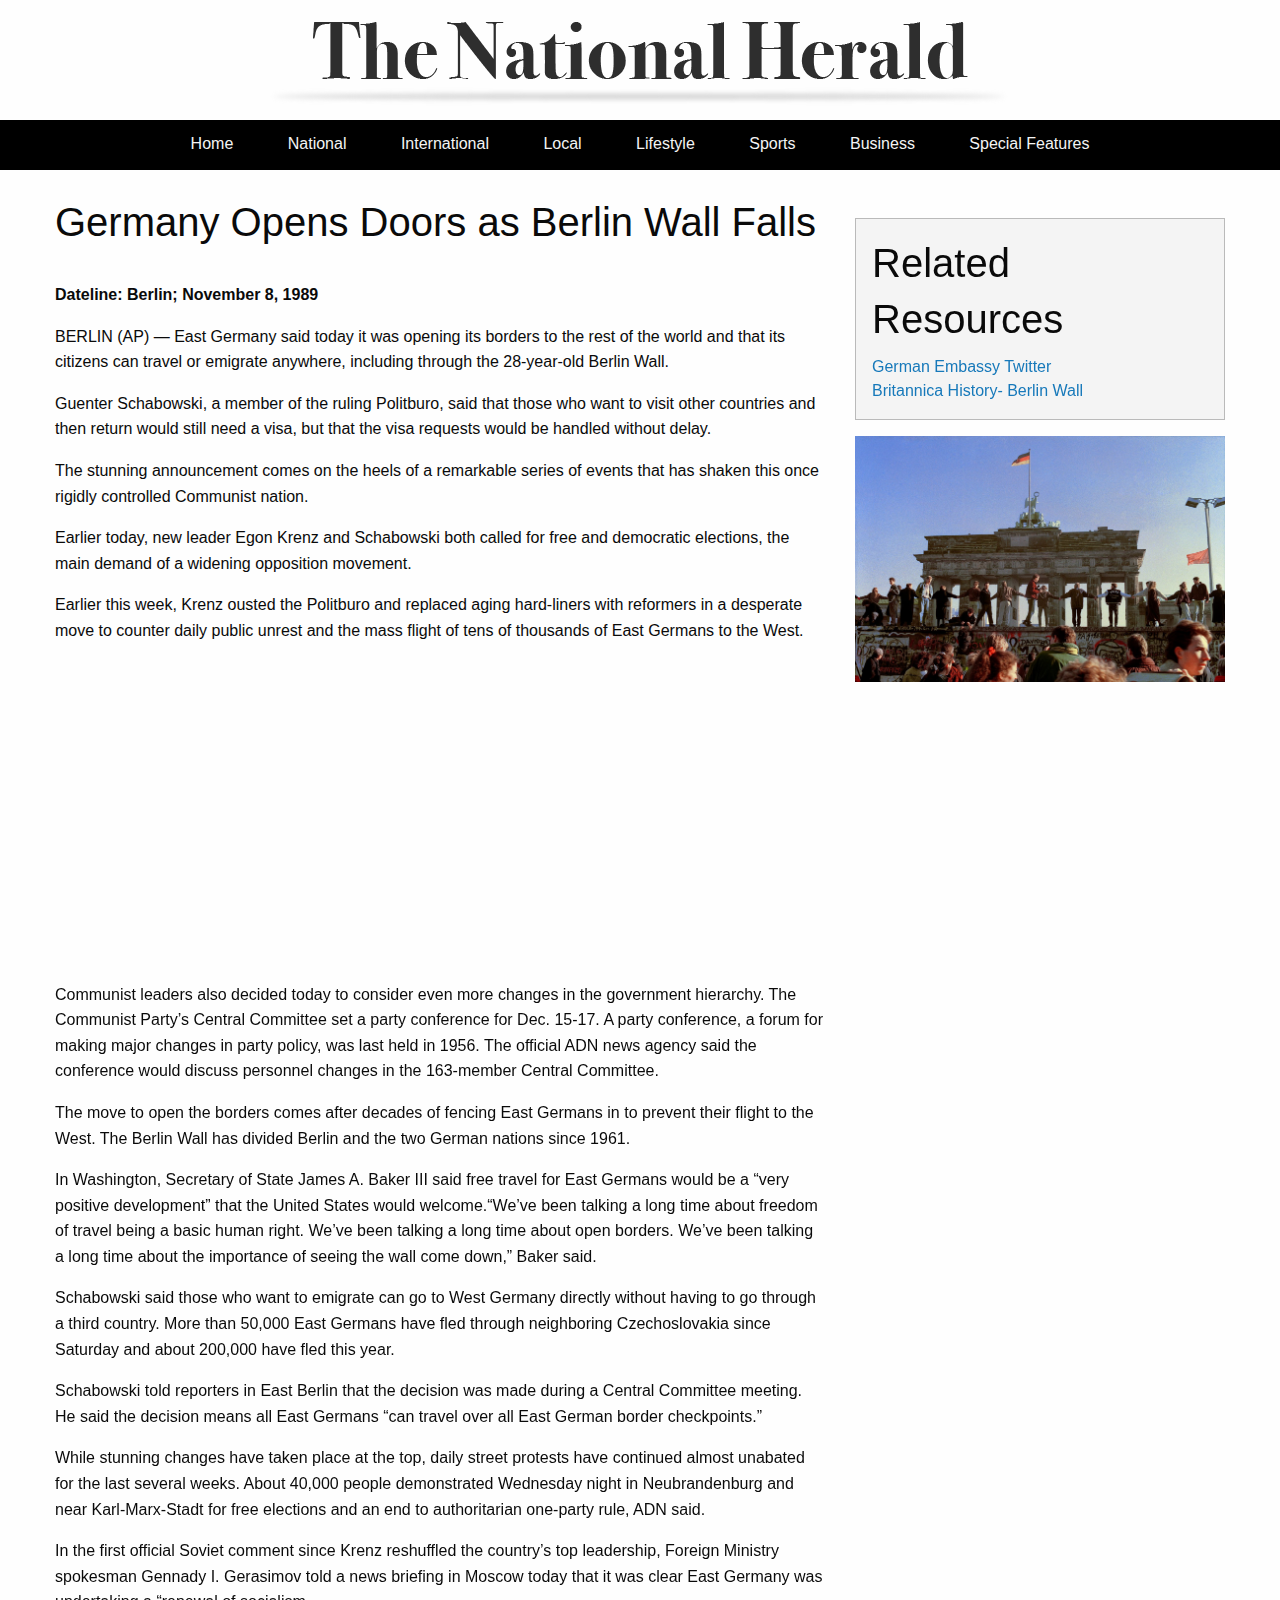
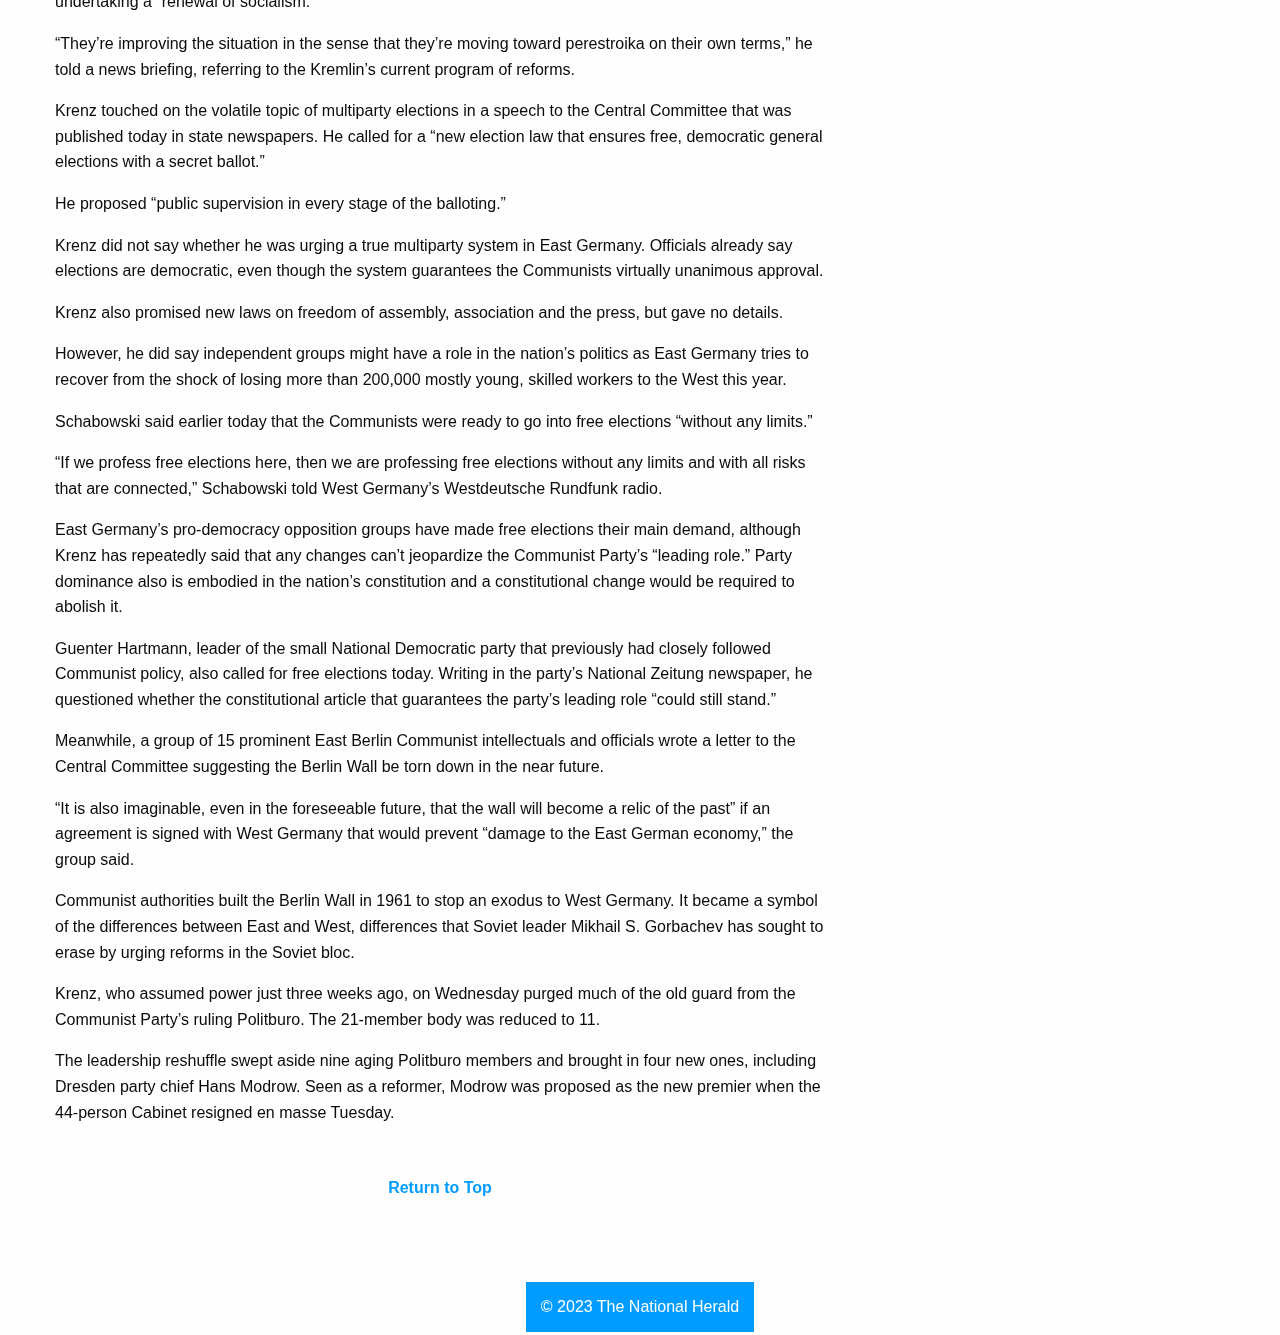
<file: HTMLTemplate/index.html>
<!doctype html>
<html class="no-js" lang="en" dir="ltr">
<head>
<meta charset="utf-8">
<meta http-equiv="x-ua-compatible" content="ie=edge">
<meta name="viewport" content="width=device-width, initial-scale=1.0">

<title>Germany Opens Doors as Berlin Wall Falls | The National Herald</title>
<link rel="stylesheet" href="css/foundation.css">
<link rel="stylesheet" href="css/app.css">


<!-- FILL OUT META TAGS! -->
<meta name="description" content="Berlin Wall Falls 1989">
<meta name="author" content="The National Herald">

<!--TWITTER SUMMARY CARD-->
<meta name="twitter:card" content="summary_large_image">
<meta name="twitter:title" content="Headline Headline Headline">

<!--OPEN GRAPH CARD-->
<meta property="og:title" content="Headline Headline Headline">
<meta property="og:site_name" content="The National Herald">
<meta property="og:url" content="TBD">
<meta property="og:description" content="Lead Graph Goes Here.">
<meta property="og:type" content="website">
<meta property="og:image" content="TBD">

</head>
<body>

<!-- RETURN TO TOP -->
<a name="top"></a>
<div align="center"><img src="images/tnh_branding.png" alt="The National Herald Branding"><br></div> 
<!-- END RETURN TO TOP -->

<!-- SITE BRANDING -->
<div class="grid-container">
<div class="grid-x grid-padding-x">
<div class="large-12 cell">


</div>
</div>
</div>
<!-- END SITE BRANDING -->

<!-- NAV BAR -->
<div class="grid-container fluid navStyle">
<div class="grid-x grid-padding-x">
<div class="large-12 cell">
<a href="#" class="navItem">Home</a>
<a href="#" class="navItem">National</a>
<a href="#" class="navItem">International</a>
<a href="#" class="navItem">Local</a>
<a href="#" class="navItem">Lifestyle</a>
<a href="#" class="navItem">Sports</a>
<a href="#" class="navItem">Business</a>
<a href="#" class="navItem">Special Features</a>
</div>
</div>
</div>
<!-- END NAV BAR -->

<!-- BODY COPY -->
<div class="grid-container">
<div class="grid-x grid-padding-x grid-margin-y">
<div class="large-8 medium-8 small-12 cell">
<br>
<h2>Germany Opens Doors as Berlin Wall Falls</h2>
<br>
<p><strong>Dateline: Berlin; November 8, 1989</strong></p>


<p>BERLIN (AP) — East Germany said today it was opening its borders to the rest of the world and that its citizens can travel or emigrate anywhere, including through the 28-year-old Berlin Wall.<p>

<p>Guenter Schabowski, a member of the ruling Politburo, said that those who want to visit other countries and then return would still need a visa, but that the visa requests would be handled without delay.</p>

<p>The stunning announcement comes on the heels of a remarkable series of events that has shaken this once rigidly controlled Communist nation.</p>

<p>Earlier today, new leader Egon Krenz and Schabowski both called for free and democratic elections, the main demand of a widening opposition movement.</p>

<p>Earlier this week, Krenz ousted the Politburo and replaced aging hard-liners with reformers in a desperate move to counter daily public unrest and the mass flight of tens of thousands of East Germans to the West.</p>

<iframe width="560" height="315" src="https://www.youtube.com/embed/zmRPP2WXX0U?si=SlWKrlNwSkrBPpsA" title="YouTube video player" frameborder="0" allow="accelerometer; autoplay; clipboard-write; encrypted-media; gyroscope; picture-in-picture; web-share" allowfullscreen></iframe>

<p>Communist leaders also decided today to consider even more changes in the government hierarchy. The Communist Party’s Central Committee set a party conference for Dec. 15-17. A party conference, a forum for making major changes in party policy, was last held in 1956. The official ADN news agency said the conference would discuss personnel changes in the 163-member Central Committee.</p>

<p>The move to open the borders comes after decades of fencing East Germans in to prevent their flight to the West. The Berlin Wall has divided Berlin and the two German nations since 1961.</p>

<p>In Washington, Secretary of State James A. Baker III said free travel for East Germans would be a “very positive development” that the United States would welcome.“We’ve been talking a long time about freedom of travel being a basic human right. We’ve been talking a long time about open borders. We’ve been talking a long time about the importance of seeing the wall come down,” Baker said.</p>

<p>Schabowski said those who want to emigrate can go to West Germany directly without having to go through a third country. More than 50,000 East Germans have fled through neighboring Czechoslovakia since Saturday and about 200,000 have fled this year.</p>

<p>Schabowski told reporters in East Berlin that the decision was made during a Central Committee meeting. He said the decision means all East Germans “can travel over all East German border checkpoints.”</p>

<p>While stunning changes have taken place at the top, daily street protests have continued almost unabated for the last several weeks. About 40,000 people demonstrated Wednesday night in Neubrandenburg and near Karl-Marx-Stadt for free elections and an end to authoritarian one-party rule, ADN said.</p>

<p>In the first official Soviet comment since Krenz reshuffled the country’s top leadership, Foreign Ministry spokesman Gennady I. Gerasimov told a news briefing in Moscow today that it was clear East Germany was undertaking a “renewal of socialism.</p>

<p>“They’re improving the situation in the sense that they’re moving toward perestroika on their own terms,” he told a news briefing, referring to the Kremlin’s current program of reforms.</p>

<p>Krenz touched on the volatile topic of multiparty elections in a speech to the Central Committee that was published today in state newspapers. He called for a “new election law that ensures free, democratic general elections with a secret ballot.”</p>

<p>He proposed “public supervision in every stage of the balloting.”</p>

<p>Krenz did not say whether he was urging a true multiparty system in East Germany. Officials already say elections are democratic, even though the system guarantees the Communists virtually unanimous approval.</p>

<p>Krenz also promised new laws on freedom of assembly, association and the press, but gave no details.</p>

<p>However, he did say independent groups might have a role in the nation’s politics as East Germany tries to recover from the shock of losing more than 200,000 mostly young, skilled workers to the West this year.</p>

<p>Schabowski said earlier today that the Communists were ready to go into free elections “without any limits.”</p>

<p>“If we profess free elections here, then we are professing free elections without any limits and with all risks that are connected,” Schabowski told West Germany’s Westdeutsche Rundfunk radio.</p>

<p>East Germany’s pro-democracy opposition groups have made free elections their main demand, although Krenz has repeatedly said that any changes can’t jeopardize the Communist Party’s “leading role.” Party dominance also is embodied in the nation’s constitution and a constitutional change would be required to abolish it.</p>
<p>Guenter Hartmann, leader of the small National Democratic party that previously had closely followed Communist policy, also called for free elections today. Writing in the party’s National Zeitung newspaper, he questioned whether the constitutional article that guarantees the party’s leading role “could still stand.”</p>
<p>Meanwhile, a group of 15 prominent East Berlin Communist intellectuals and officials wrote a letter to the Central Committee suggesting the Berlin Wall be torn down in the near future.</p>
<p>“It is also imaginable, even in the foreseeable future, that the wall will become a relic of the past” if an agreement is signed with West Germany that would prevent “damage to the East German economy,” the group said.</p>
<p>Communist authorities built the Berlin Wall in 1961 to stop an exodus to West Germany. It became a symbol of the differences between East and West, differences that Soviet leader Mikhail S. Gorbachev has sought to erase by urging reforms in the Soviet bloc.</p>
<p>Krenz, who assumed power just three weeks ago, on Wednesday purged much of the old guard from the Communist Party’s ruling Politburo. The 21-member body was reduced to 11.</p>
<p>The leadership reshuffle swept aside nine aging Politburo members and brought in four new ones, including Dresden party chief Hans Modrow. Seen as a reformer, Modrow was proposed as the new premier when the 44-person Cabinet resigned en masse Tuesday.</p>


<p class="rtt"><a href="#top">Return to Top</a></p>

</div>
</p>

<!-- sidebar information -->
<div class="large-4 medium-4 small-12 cell sidebarstyle">
	<br><br>
<div class="callout grey"> 
<h2>Related Resources</h2>
<a href="https://twitter.com/GermanyinUSA?ref_src=twsrc%5Egoogle%7Ctwcamp%5Eserp%7Ctwgr%5Eauthor">German Embassy Twitter</a>
<br>
<a href="https://www.britannica.com/topic/Berlin-Wall">Britannica History- Berlin Wall</a>

</div>

<img src="Images1/Photo1.jpg" alt="Germans On the Berlin Wall"><br>
</div>


<!-- END BODY COPY -->

<!-- FOOTER BAR -->
<!-- NAV BAR -->
<div class="grid-container fluid footerStyle">
<div class="grid-x grid-padding-x">
<div class="large-12 cell">
<p>&copy; 2023 The National Herald</p>
</div>
</div>
</div>
<!-- END NAV BAR -->

<script src="js/vendor/jquery.js"></script>
<script src="js/vendor/what-input.js"></script>
<script src="js/vendor/foundation.js"></script>
<script src="js/app.js"></script>
</body>
</html>
</file>
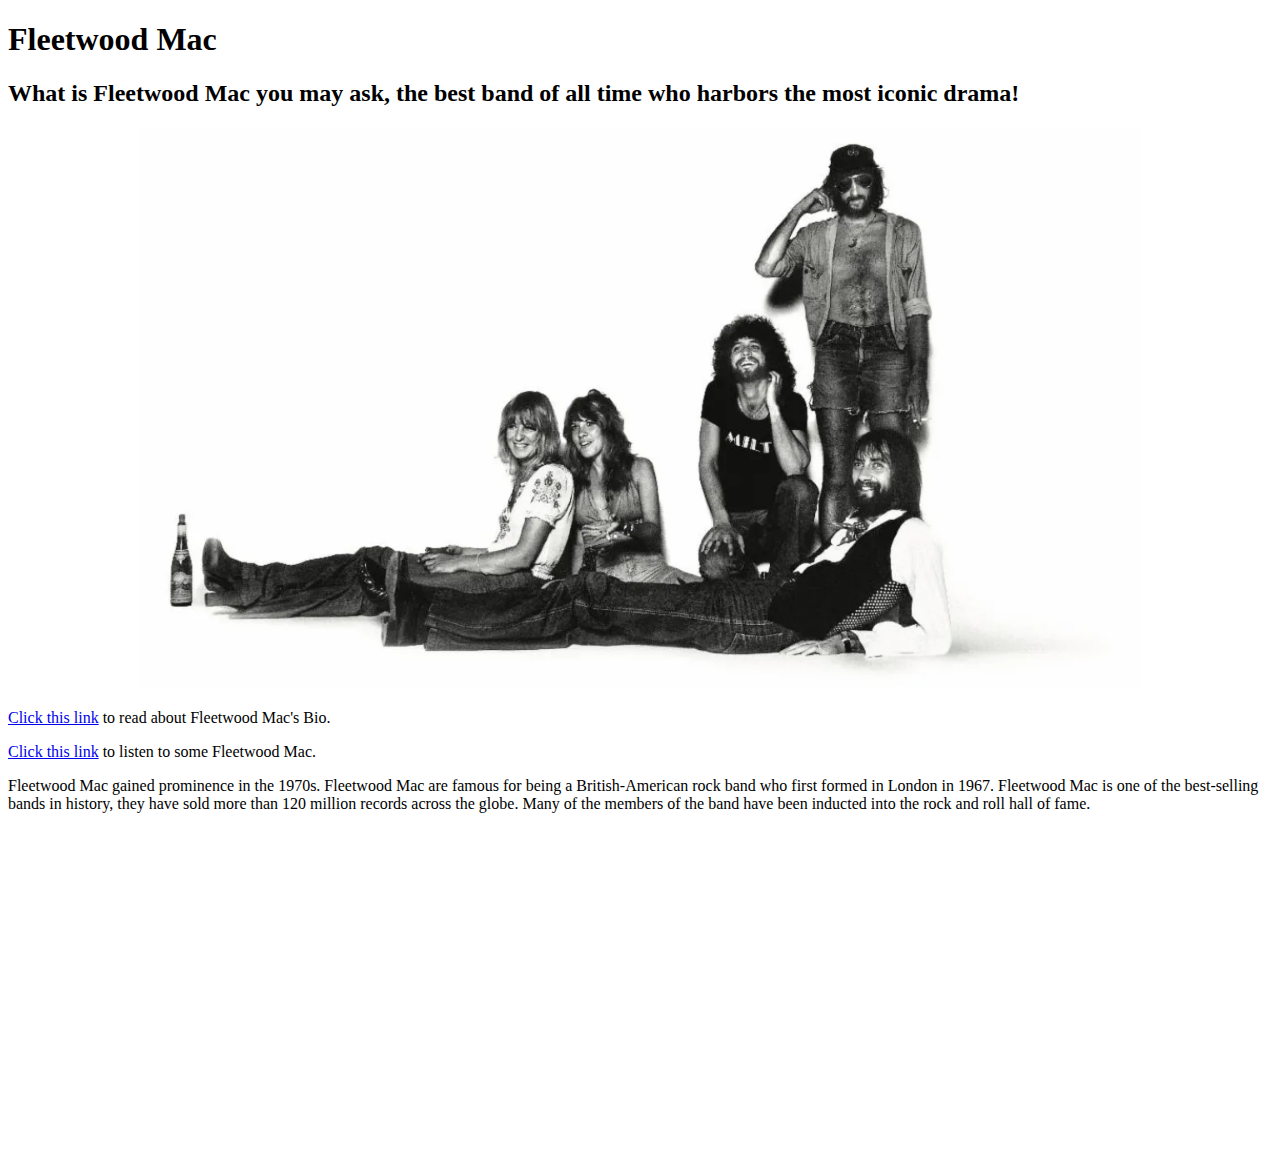
<file: StarterPage/index.html>
<!DOCTYPE html>
<html class="no-js" lang="en"><head><meta http-equiv="Content-Type" content="text/html; charset=UTF-8">

<meta http-equiv="x-ua-compatible" content="ie=edge">
<meta name="viewport" content="width=device-width, initial-scale=1.0">
<title>Fleetwood Mac Shrine</title>


<link rel="stylesheet" type="type/css" href="CSS/mystyle.css">

<link rel="preconnect" href="https://fonts.googleapis.com"> 
<link rel="preconnect" href="https://fonts.gstatic.com" crossorigin> 
<link href="https://fonts.googleapis.com/css2?family=Dosis:wght@300;400;700&display=swap" rel="stylesheet">

</head>
<body>
<h1>Fleetwood Mac</h1>

<h2>What is Fleetwood Mac you may ask, the best band of all time who harbors the most iconic drama!</h2>
<center><img src="images/FleetwoodMac.webp" width="1000" align=""></center>


<p><a href="biofleet.html" target="_blank"> Click this link</a> to read about Fleetwood Mac's Bio.</p>



<p><a href="https://open.spotify.com/artist/08GQAI4eElDnROBrJRGE0X" target="_blank"> Click this link</a> to listen to some Fleetwood Mac.</p>

<p>Fleetwood Mac gained prominence in the 1970s. Fleetwood Mac are famous for being a British-American rock band who first formed in London in 1967. Fleetwood Mac is one of the best-selling bands in history, they have sold more than 120 million records across the globe. Many of the members of the band have been inducted into the rock and roll hall of fame.</p>

<iframe width="560" height="315" src="https://www.youtube.com/embed/eDwi-8n054s?si=fxsUWcmZKdqRR7Br" title="YouTube video player" frameborder="0" allow="accelerometer; autoplay; clipboard-write; encrypted-media; gyroscope; picture-in-picture; web-share" allowfullscreen></iframe>



</body>
</html>
</file>
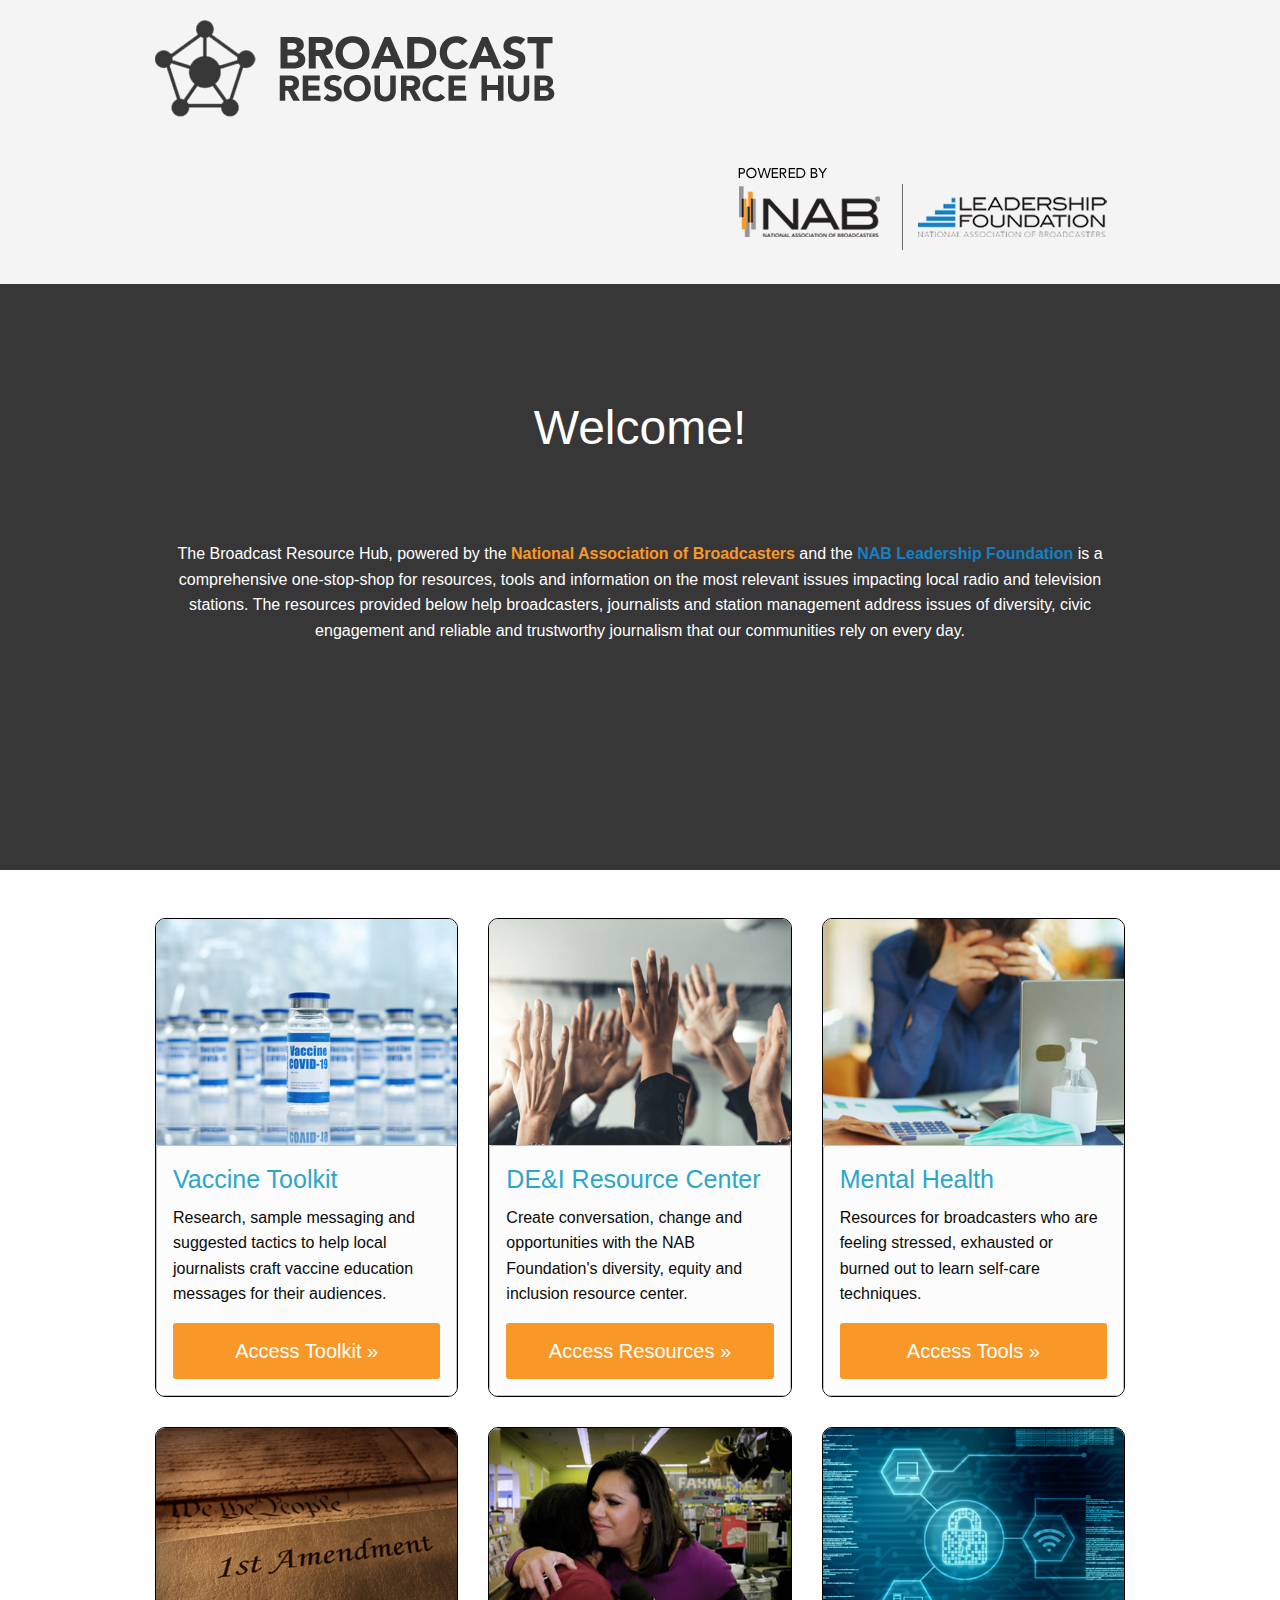
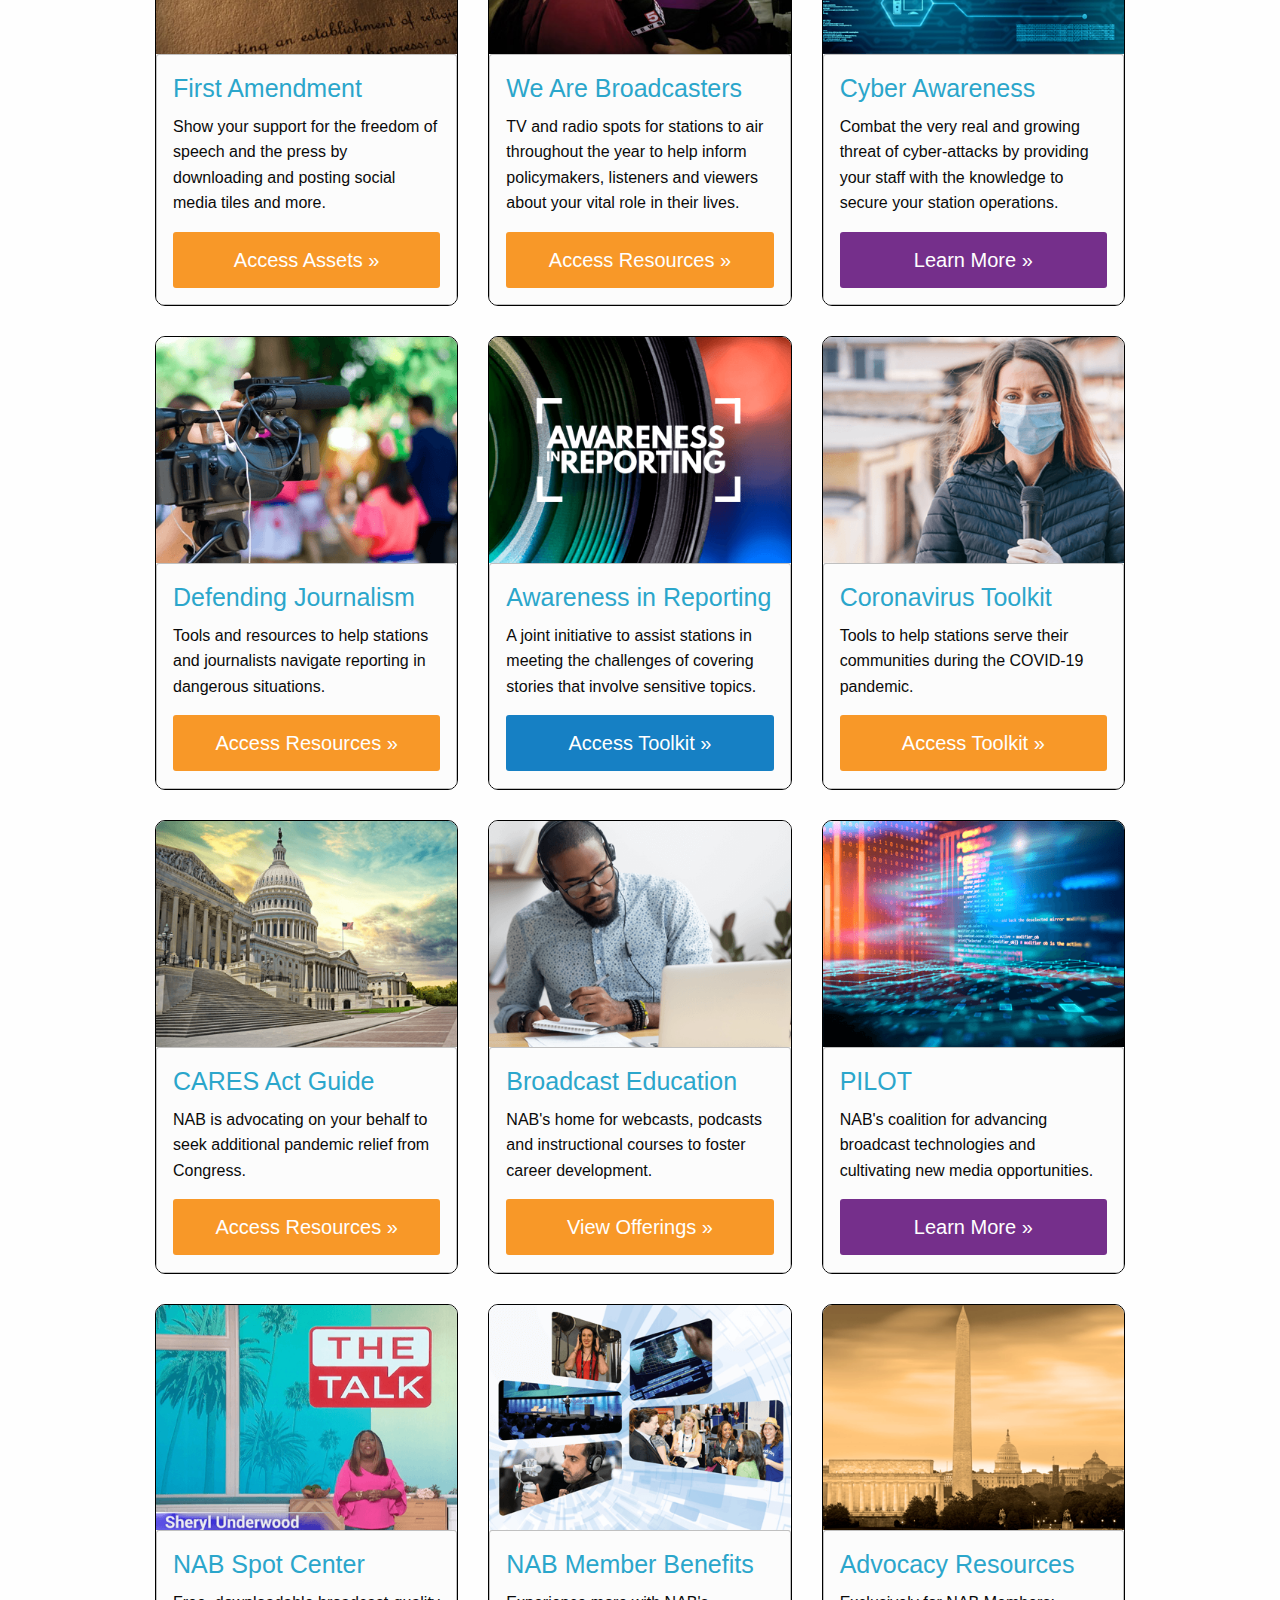
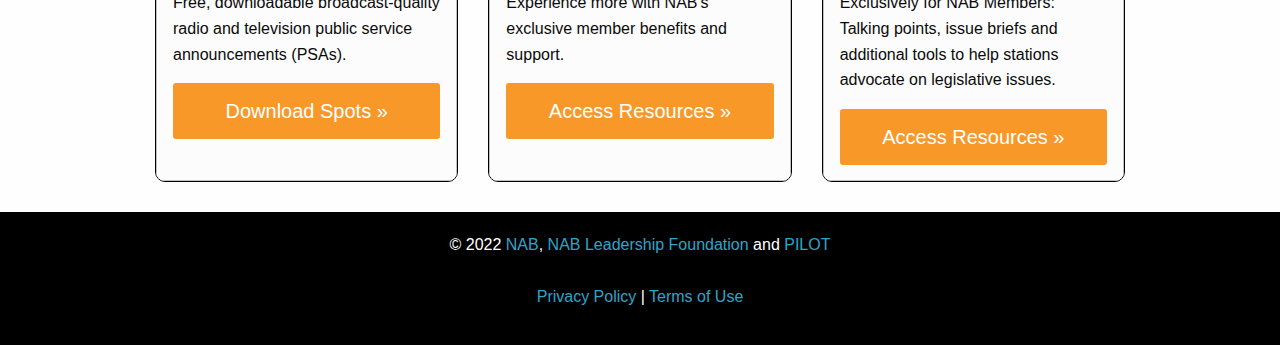
<file: DebugBRH/Broken/index.html>
<!doctype html>
<html class="no-js" lang="en" dir="ltr">
<head>
<meta charset="utf-8">
<meta http-equiv="x-ua-compatible" content="ie=edge">
<meta name="viewport" content="width=device-width, initial-scale=1.0">

<meta name="description" content="The Broadcast Resource Hub, powered by NAB and the NAB Leadership Foundation is a comprehensive one-stop-shop for resources, tools and information  on the most relevant issues impacting local radio and television stations. The resources provided below help broadcasters, journalists and station management address issues of diversity, civic engagement and reliable and trustworthy journalism that our communities rely on every day.">
<meta name="keywords" content="NAB, Leadership, Foundation, Brodacast-Resource, Tools, Information">
<meta name="author" content="NAB and NAB Leadership Foundation">

<!--TWITTER SUMMARY CARD-->
<meta name="twitter:card" content="summary_large_image">
<meta name="twitter:title" content="Broadcast Resource Hub">
 
<!--OPEN SOURCE CARD-->
<meta property="og:title" content="Broadcast Resource Hub">
<meta property="og:site_name" content="NAB and NAB Leadership Foundation">
<meta property="og:url" content="http://www.broadcastresourcehub.com">
<meta property="og:description" content="The Broadcast Resource Hub, powered by NAB and the NAB Leadership Foundation is a comprehensive one-stop-shop for resources, tools and information  on the most relevant issues impacting local radio and television stations. The resources provided below help broadcasters, journalists and station management address issues of diversity, civic engagement and reliable and trustworthy journalism that our communities rely on every day.">
<meta property="og:type" content="website">
<meta property="og:image" content="http://www.broadcastresourcehub.com/images/brh_og.png">


<title>Broadcast Resource Hub | Powered by NAB and NAB Foundation</title>
<link rel="stylesheet" href="css/app.css">
<link rel="stylesheet" href="css/foundation.css">
<link href="https://fonts.googleapis.com/css2?family=Nunito:wght@300;400&family=Roboto:wght@900&display=swap" rel="stylesheet">
</head>
<body>

<!-- BRANDING BAR -->
<div class="grid-container-fluid brandingBar">
<div class="grid-container">
<div class="grix-x grid-padding-x">


<div class="large-6 cell brandingBarLeft">
<img src="images/brhLogo.png" alt="Broadcast Resource Hub" title="Broadcast Resource Hub">
</div>

<div class="large-6 cell brandingBarRight">
<img src="images/poweredBy.png" alt="Powered by NAB and NAB Foundation" title="Powered by NAB and NAB Foundation">
</div>
</div>
</div>
</div>

<!-- INTRO COPY -->
<div class="grid-container-fluid introBox">
<div class="grid-container">
<div class="grid-x grid-padding-x">
<div class="large-12 cell introBox">
<h1>Welcome!</h1>
<br><br><br>
<p>The Broadcast Resource Hub, powered by the <a href="https://www.nab.org" target="_blank" class="intronab"><strong>National Association of Broadcasters</strong></a> and the <a href="https://www.nabfoundation.org" target="_blank" class="intronablf"><strong>NAB Leadership Foundation</strong></a> is a comprehensive one-stop-shop for resources, tools and information  on the most relevant issues impacting local radio and television stations. The resources provided below help broadcasters, journalists and station management address issues of diversity, civic engagement and reliable and trustworthy journalism that our communities rely on every day.</p>
</div>
</div>
</div>
</div>
<br><br>
<!-- CARD CONTAINER -->
<div class="grid-container">
<div class="grid-x grid-padding-x grid-margin-y" data-equalizer data-equalize-by-row="true" data-equalize-on="medium" id="test-eq">

<!-- INDIVIDUAL CARDS -->
<div class="large-4 medium-6 small-12 cell">
<div class="basic-card">
<div class="basic-card-image grow">
<a href="https://www.nab.org/vaccine/" target="_blank"><img src="images/vaccine.jpg"></a></div>
<div class="basic-card-content content callout secondary" data-equalizer-watch>
<h4><a href="https://www.nab.org/vaccine" target="_blank">Vaccine Toolkit</a></h4>
<p>Research, sample messaging and suggested tactics to help local journalists craft vaccine education messages for their audiences.</p>

<a href="https://www.nab.org/vaccine" target="_blank" class="button nab expanded large">Access Toolkit &#187;</a>
</div>
</div>
</div>


<div class="large-4 medium-6 small-12 cell">
<div class="basic-card">
<div class="basic-card-image grow">
<a href="https://www.nabfoundation.org/diversity" target="_blank"><img src="images/diversity.png"></a></div>
<div class="basic-card-content content callout secondary" data-equalizer-watch>
<h4><a href="https://www.nabfoundation.org/diversity" target="_blank">DE&amp;I Resource Center</a></h4>
<p>Create conversation, change and opportunities with the NAB Foundation's diversity, equity and inclusion resource center.</p>

<a href="https://www.nabfoundation.org/diversity." target="_blank" class="button nab expanded large">Access Resources &#187;</a>

</div>
</div>
</div>


<div class="large-4 medium-6 small-12 cell">
<div class="basic-card">
<div class="basic-card-image grow">
<a href="https://www.nab.org/journalistsmentalHealth/" target="_blank"><img src="images/mentalHealth.jpg"></a></div>
<div class="basic-card-content content callout secondary" data-equalizer-watch>
<h4><a href="https://www.nab.org/journalistsmentalHealth/" target="_blank">Mental Health</a></h4>
<p>Resources for broadcasters who are feeling stressed, exhausted or burned out to learn self-care techniques.</p>
<a href="https://www.nab.org/journalistsmentalHealth/" target="_blank" class="button nab expanded large">Access Tools &#187;</a>
</div>
</div>
</div>




<div class="large-4 medium-6 small-12 cell">
<div class="basic-card">
<div class="basic-card-image grow">
<a href="https://www.wearebroadcasters.com/firstAmendment/" target="_blank"><img src="images/firstAmendment.jpg"></a></div>
<div class="basic-card-content content callout secondary" data-equalizer-watch>
<h4><a href="https://www.wearebroadcasters.com/firstAmendment/" target="_blank">First Amendment</a></h4>
<p>Show your support for the freedom of speech and the press by downloading and posting social media tiles and more.</p>

<a href="https://www.wearebroadcasters.com/firstAmendment/" target="_blank" class="button nab expanded large">Access Assets &#187;</a>
</div>
</div>
</div>


<div class="large-4 medium-6 small-12 cell">
<div class="basic-card">
<div class="basic-card-image grow">
<a href="https://www.wearebroadcasters.com/resources/default.asp" target="_blank"><img src="images/wabSpots.jpg"></a></div>
<div class="basic-card-content content callout secondary" data-equalizer-watch>
<h4><a href="https://www.wearebroadcasters.com/resources/default.asp" target="_blank">We Are Broadcasters</a></h4>
<p>TV and radio spots for stations to air throughout the year to help inform policymakers, listeners and viewers about your vital role in their lives.</p>

<a href="https://www.wearebroadcasters.com/resources" target="_blank" class="button nab expanded large">Access Resources &#187;</a>

</div>
</div>
</div>

<div class="large-4 medium-6 small-12 cell">
<div class="basic-card">
<div class="basic-card-image grow">
<a href="https://nab.org/cybersecurity"><img src="images/cyber.png"></a></div>
<div class="basic-card-content content callout secondary" data-equalizer-watch>
<h4><a href="https://nab.org/cybersecurity">Cyber Awareness</a></h4>
<p>Combat the very real and growing threat of cyber-attacks by providing your staff with the knowledge to secure your station operations.</p>

<a href="https://nab.org/cybersecurity" class="button pilot expanded large">Learn More &#187;</a>

</div>
</div>
</div>

<div class="large-4 medium-6 small-12 cell">
<div class="basic-card">
<div class="basic-card-image grow">
<a href="https://www.nab.org/journalism" target="_blank"><img src="images/defendingJournalism.png"></a></div>
<div class="basic-card-content content callout secondary" data-equalizer-watch>
<h4><a href="https://www.nab.org/journalism" target="_blank">Defending Journalism</a></h4>
<p>Tools and resources to help stations and journalists navigate reporting in dangerous situations.</p>

<a href="https://www.nab.org/journalism" target="_blank" class="button nab expanded large">Access Resources &#187;</a>

</div>
</div>
</div>


<div class="large-4 medium-6 small-12 cell">
<div class="basic-card">
<div class="basic-card-image grow">
<a href="http://www.awarenessinreporting.org/" target="_blank"><img src="images/air.png"></a></div>
<div class="basic-card-content content callout secondary" data-equalizer-watch>
<h4><a href="http://www.awarenessinreporting.org/" target="_blank">Awareness in Reporting</a></h4>
<p>A joint initiative to assist stations in meeting the challenges of covering stories that involve sensitive topics.</p>

<a href="http://www.awarenessinreporting.org" target="_blank" class="button nablf expanded large">Access Toolkit &#187;</a>

</div>
</div>
</div>

<div class="large-4 medium-6 small-12 cell">
<div class="basic-card">
<div class="basic-card-image grow">
<a href="https://www.nab.org/coronavirus" target="_blank"><img src="images/coronavirus.png"></a></div>
<div class="basic-card-content content callout secondary" data-equalizer-watch>
<h4><a href="https://www.nab.org/coronavirus" target="_blank">Coronavirus Toolkit</a></h4>
<p>Tools to help stations serve their communities during the COVID-19 pandemic.</p>

<a href="https://www.nab.org/coronavirus" target="_blank" class="button nab expanded large">Access Toolkit &#187;</a>

</div>
</div>
</div>


<div class="large-4 medium-6 small-12 cell">
<div class="basic-card">
<div class="basic-card-image grow">
<a href="https://www.nab.org/stimulus" target="_blank"><img src="images/caresAct.png"></a></div>
<div class="basic-card-content content callout secondary" data-equalizer-watch>
<h4><a href="https://www.nab.org/stimulus" target="_blank">CARES Act Guide</a></h4>
<p>NAB is advocating on your behalf to seek additional pandemic relief from Congress.</p>

<a href="https://www.nab.org/stimulus" target="_blank" class="button nab expanded large">Access Resources &#187;</a>

</div>
</div>
</div>


<div class="large-4 medium-6 small-12 cell">
<div class="basic-card">
<div class="basic-card-image grow">
<a href="https://education.nab.org" target="_blank"><img src="images/broadcastEducation.png"></a></div>
<div class="basic-card-content content callout secondary" data-equalizer-watch>
<h4><a href="https://education.nab.org" target="_blank">Broadcast Education</a></h4>
<p>NAB's home for webcasts, podcasts and instructional courses to foster career development.</p>
<a href="https://education.nab.org" target="_blank" class="button nab expanded large">View Offerings &#187;</a>

</div>
</div>
</div>


<div class="large-4 medium-6 small-12 cell">
<div class="basic-card">
<div class="basic-card-image grow">
<a href="https://nabpilot.org/" target="_blank"><img src="images/pilot.png"></a></div>
<div class="basic-card-content content callout secondary" data-equalizer-watch>
<h4><a href="https://nabpilot.org/" target="_blank">PILOT</a></h4>
<p>NAB's coalition for advancing broadcast technologies and cultivating new media opportunities.</p>

<a href="https://nabpilot.org/" target="_blank" class="button pilot expanded large">Learn More &#187;</a>

</div>
</div>
</div>

<div class="large-4 medium-6 small-12 cell">
<div class="basic-card">
<div class="basic-card-image grow">
<a href="https://psa.nab.org/" target="_blank"><img src="images/spotCenter.png"></a></div>
<div class="basic-card-content content callout secondary" data-equalizer-watch>
<h4><a href="https://psa.nab.org/" target="_blank">NAB Spot Center</a></h4>
<p>Free, downloadable broadcast-quality radio and television public service announcements (PSAs).</p>

<a href="https://psa.nab.org/" target="_blank" class="button nab expanded large">Download Spots &#187;</a>

</div>
</div>
</div>

<div class="large-4 medium-6 small-12 cell">
<div class="basic-card">
<div class="basic-card-image grow">
<a href="https://www.nab.org/memberTools/default.asp" target="_blank"><img src="images/memberResources.png"></a></div>
<div class="basic-card-content content callout secondary" data-equalizer-watch>
<h4><a href="https://www.nab.org/memberTools/default.asp" target="_blank">NAB Member Benefits</a></h4>
<p>Experience more with NAB's exclusive member benefits and support.</p>

<a href="https://www.nab.org/memberTools/default.asp" target="_blank" class="button nab expanded large">Access Resources &#187;</a>

</div>
</div>
</div>


<div class="large-4 medium-6 small-12 cell">
<div class="basic-card">
<div class="basic-card-image grow">
<a href="https://www.nab.org/advocacy/resources.asp" target="_blank"><img src="images/advocacyResources.png"></a></div>
<div class="basic-card-content content callout secondary" data-equalizer-watch>
<h4><a href="https://members.nab.org/nabmembers/advocacy-resources/" target="_blank">Advocacy Resources</a></h4>
<p>Exclusively for NAB Members: Talking points, issue briefs and additional tools to help stations advocate on legislative issues.</p>

<a href="https://www.nab.org/memberTools/default.asp" target="_blank" class="button nab expanded large">Access Resources &#187;</a>

</div>
</div>
</div>



</div>
</div>



<div class="grid-container- fluid footerBar">
<div class="grid-container">
<div class="grid-x grid-padding-x">
<div class="large-12 cell">
<p>&copy; 2022 <a href="https://www.nab.org" target="_blank">NAB</a>, <a href="https://www.nabfoundation.org" target="_blank">NAB Leadership Foundation</a> and <a href="https://www.nabpilot.org" target="_blank">PILOT</a><br><br><a href="https://www.nab.org/about/privacy.asp" target="_blank">Privacy Policy</a> | <a href="https://www.nab.org/about/termsOfUse.asp" target="_blank">Terms of Use</a></p>
</div>
</div>
</div>
</div>



<script src="js/vendor/jquery.js"></script>
<script src="js/vendor/what-input.js"></script>
<script src="js/vendor/foundation.js"></script>
<script src="js/app.js"></script>
</body>
</html>
</file>
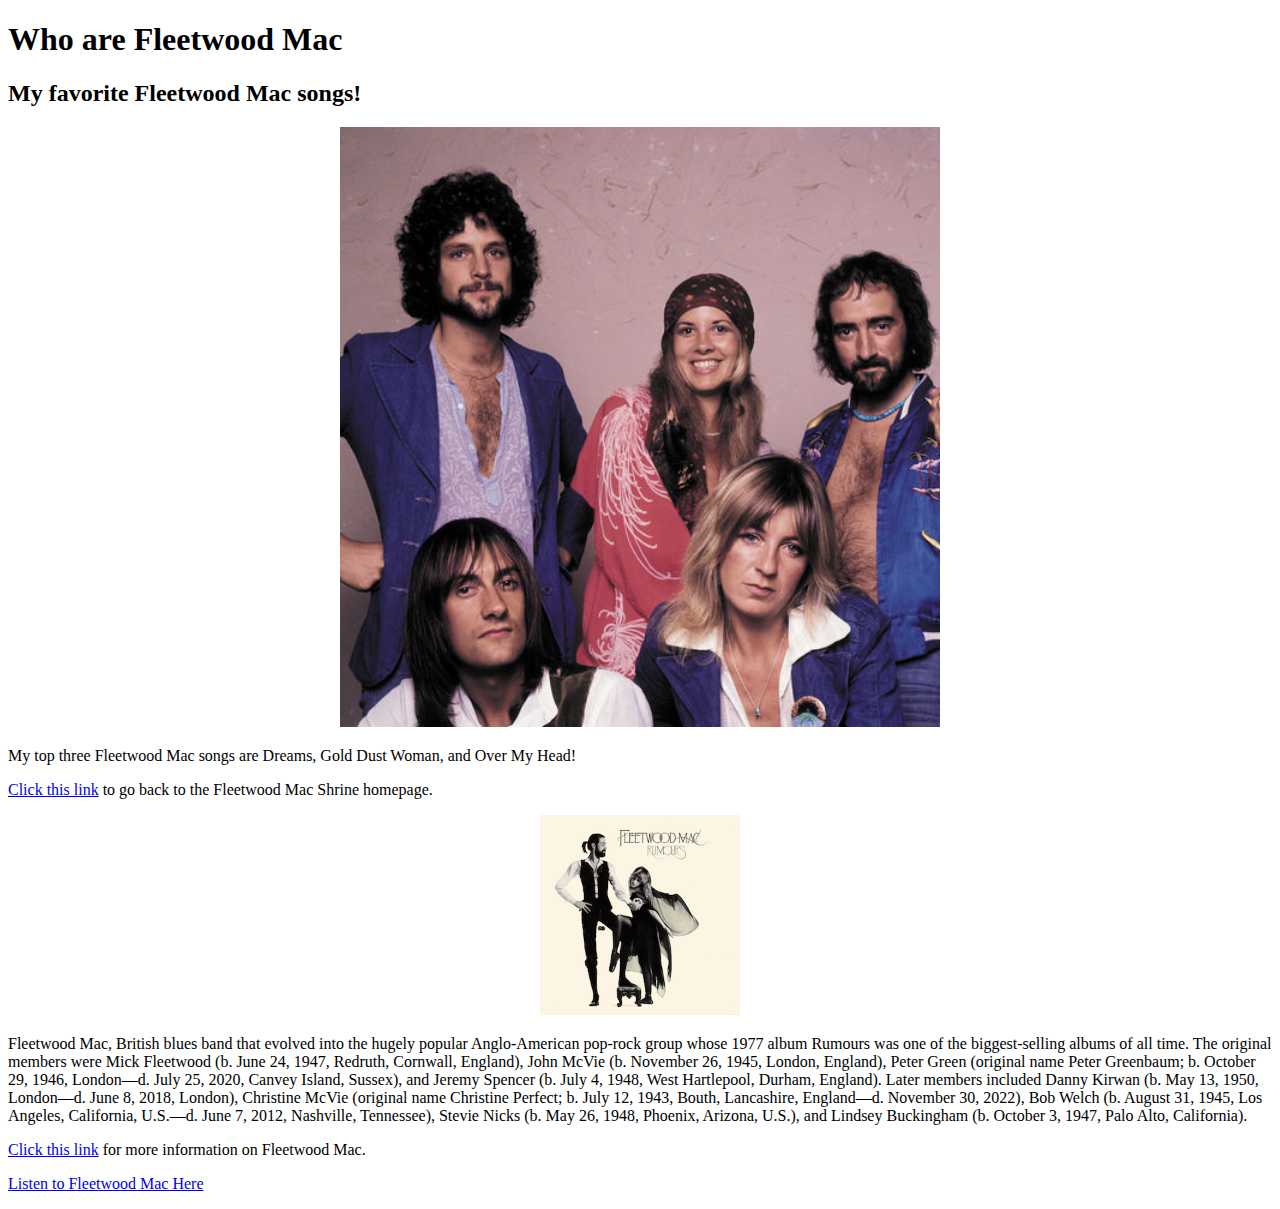
<file: biofleet.html>
<!DOCTYPE html>
<html class="no-js" lang="en"><head><meta http-equiv="Content-Type" content="text/html; charset=UTF-8">

<meta http-equiv="x-ua-compatible" content="ie=edge">
<meta name="viewport" content="width=device-width, initial-scale=1.0">
<title>BIO</title>


</head>
<body>
<h1>Who are Fleetwood Mac</h1>
<h2>My favorite Fleetwood Mac songs!</h2>
<center><img src="images/fleetphoto2.jpeg" width="600" align=""></center>

<p>My top three Fleetwood Mac songs are Dreams, Gold Dust Woman, and Over My Head!</p>
<p><a href="fleetwoodmac.html" target="_blank"> Click this link</a> to go back to the Fleetwood Mac Shrine homepage.</p>

<center><img src="images/fleetphoto4.png" width="200" align=></center>

<p>Fleetwood Mac, British blues band that evolved into the hugely popular Anglo-American pop-rock group whose 1977 album Rumours was one of the biggest-selling albums of all time. The original members were Mick Fleetwood (b. June 24, 1947, Redruth, Cornwall, England), John McVie (b. November 26, 1945, London, England), Peter Green (original name Peter Greenbaum; b. October 29, 1946, London—d. July 25, 2020, Canvey Island, Sussex), and Jeremy Spencer (b. July 4, 1948, West Hartlepool, Durham, England). Later members included Danny Kirwan (b. May 13, 1950, London—d. June 8, 2018, London), Christine McVie (original name Christine Perfect; b. July 12, 1943, Bouth, Lancashire, England—d. November 30, 2022), Bob Welch (b. August 31, 1945, Los Angeles, California, U.S.—d. June 7, 2012, Nashville, Tennessee), Stevie Nicks (b. May 26, 1948, Phoenix, Arizona, U.S.), and Lindsey Buckingham (b. October 3, 1947, Palo Alto, California).</p>

<p><a href="https://www.fleetwoodmac.com" target="_blank"> Click this link</a> for more information on Fleetwood Mac.</p>

<p><a href="https://open.spotify.com/artist/08GQAI4eElDnROBrJRGE0X" target="_blank"> Listen to Fleetwood Mac Here</a></p>
</file>
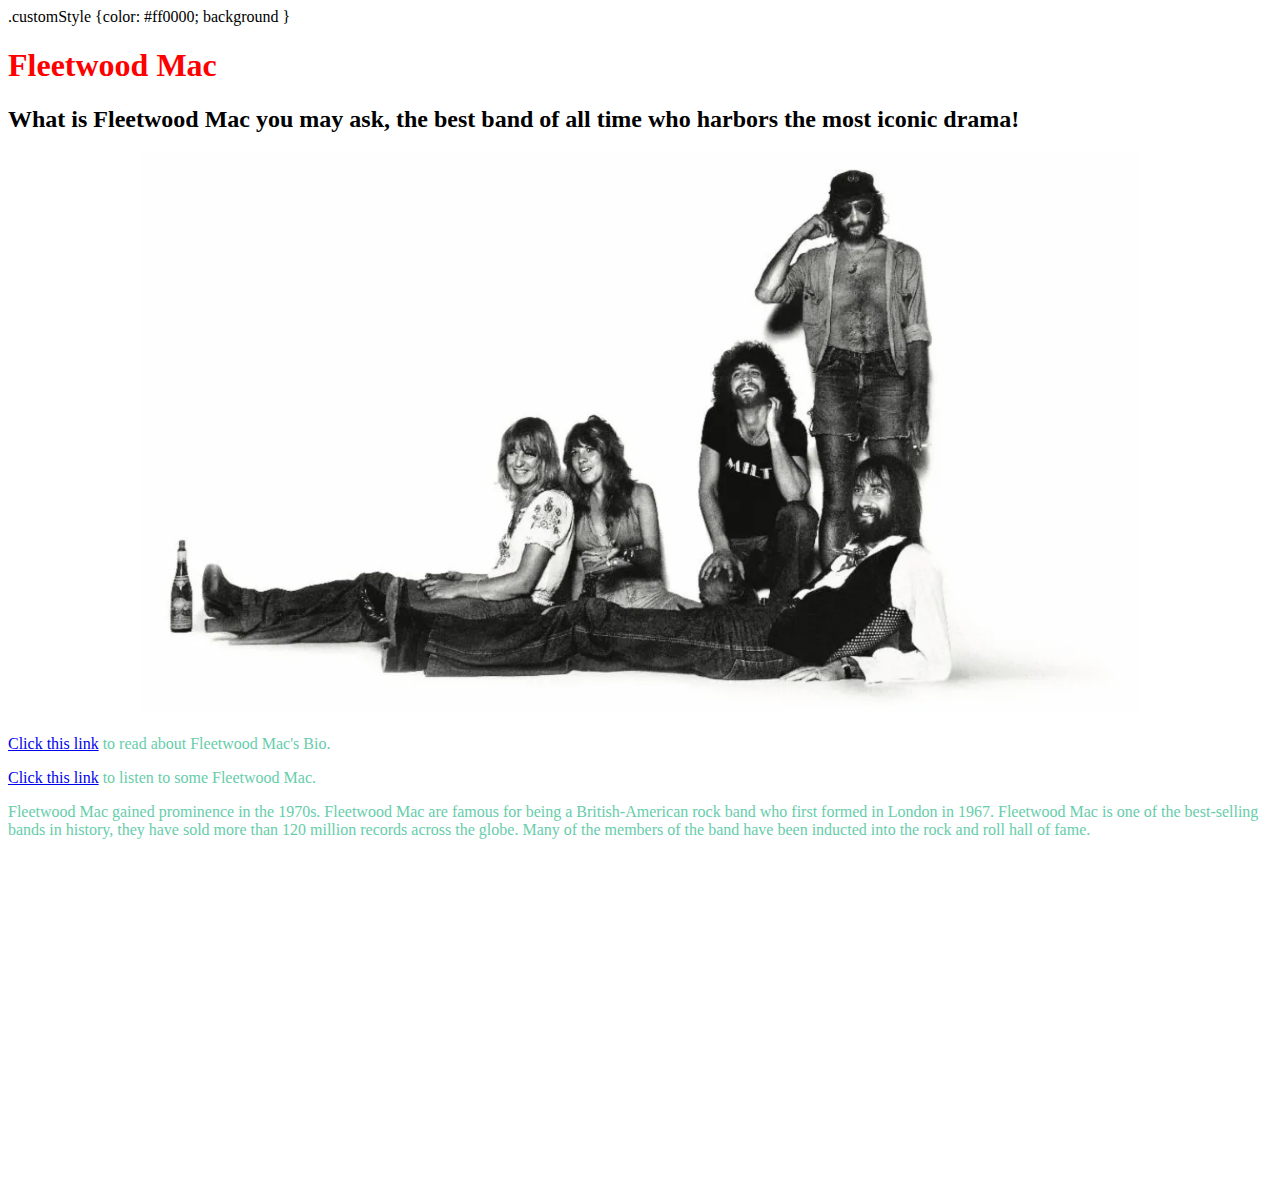
<file: fleetwoodmac.html>
<!DOCTYPE html>
<html class="no-js" lang="en"><head><meta http-equiv="Content-Type" content="text/html; charset=UTF-8">

<meta http-equiv="x-ua-compatible" content="ie=edge">
<meta name="viewport" content="width=device-width, initial-scale=1.0">
<title>Fleetwood Mac Shrine</title>

<style>
	h1 {color: #ff0000;}
	p {color:mediumaquamarine;}
</style>

.customStyle {color: #ff0000; background }

<link rel="stylesheet" type="type/css"
href="css/mystyle.css">

</head>
<body>
<h1>Fleetwood Mac</h1>

<h2>What is Fleetwood Mac you may ask, the best band of all time who harbors the most iconic drama!</h2>
<center><img src="images/FleetwoodMac.webp" width="1000" align=""></center>


<p><a href="biofleet.html" target="_blank"> Click this link</a> to read about Fleetwood Mac's Bio.</p>

<p><font color="red"></font></p>
<p><a href="https://open.spotify.com/artist/08GQAI4eElDnROBrJRGE0X" target="_blank"> Click this link</a> to listen to some Fleetwood Mac.</p>

<p>Fleetwood Mac gained prominence in the 1970s. Fleetwood Mac are famous for being a British-American rock band who first formed in London in 1967. Fleetwood Mac is one of the best-selling bands in history, they have sold more than 120 million records across the globe. Many of the members of the band have been inducted into the rock and roll hall of fame.</p>

<iframe width="560" height="315" src="https://www.youtube.com/embed/eDwi-8n054s?si=fxsUWcmZKdqRR7Br" title="YouTube video player" frameborder="0" allow="accelerometer; autoplay; clipboard-write; encrypted-media; gyroscope; picture-in-picture; web-share" allowfullscreen></iframe>



</body>
</html>
</file>
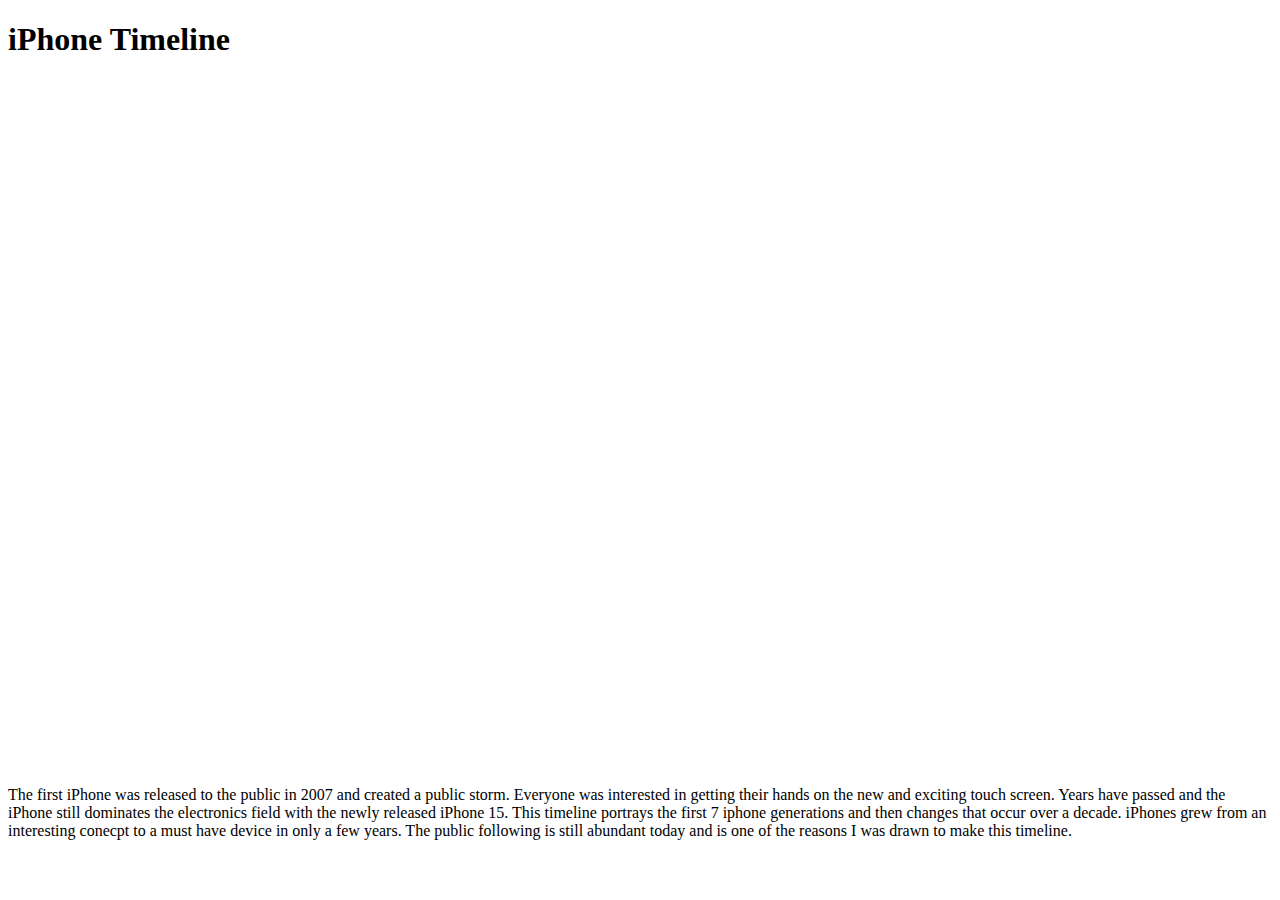
<file: timelinefinal.html>
<!DOCTYPE html>
<html class="no-js" lang="en"><head><meta http-equiv="Content-Type" content="text/html; charset=UTF-8">

<meta http-equiv="x-ua-compatible" content="ie=edge">
<meta name="viewport" content="width=device-width, initial-scale=1.0">
<title>Timeline Assignment</title>

</head>
<body>
<h1>iPhone Timeline</h1>

<div>
	<iframe src='https://cdn.knightlab.com/libs/timeline3/latest/embed/index.html?source=1qJme3qzuxE5ScLdCnatCGwuLt5nYX8eJsBwEUM6rxyM&font=Default&lang=en&initial_zoom=2&height=650' width='100%' height='650' webkitallowfullscreen mozallowfullscreen allowfullscreen frameborder='0'></iframe>
</div>
<br><br>
<p>The first iPhone was released to the public in 2007 and created a public storm. Everyone was interested in getting their hands on the new and exciting touch screen. Years have passed and the iPhone still dominates the electronics field with the newly released iPhone 15. This timeline portrays the first 7 iphone generations and then changes that occur over a decade. iPhones grew from an interesting conecpt to a must have device in only a few years. The public following is still abundant today and is one of the reasons I was drawn to make this timeline. </p>
</body>
</html>
</file>
<file: Final_Project_Beta/css/app.css>
.introBox {
	background-color:#B8860B;
	text-align: center;
}
h1 {color: black;
	font-family: 'Dosis', sans-serif;
	font-family: 'Merriweather', serif;
	font-family: 'Open Sans', sans-serif;;
	font-weight: bold;
}
h2 {color: black;
font-family: 'Dosis', sans-serif;
font-family: 'Merriweather', serif;
font-family: 'Open Sans', sans-serif;
font-style: italic;
}
h3 {color: black;
font-family: 'Dosis', sans-serif;
font-family: 'Merriweather', serif;
font-family: 'Open Sans', sans-serif;
}
h4 {color: black;
font-family: 'Dosis', sans-serif;
font-family: 'Merriweather', serif;
font-family: 'Open Sans', sans-serif;
font-family: 'PT Sans Narrow', sans-serif;
font-style: italic;
}
p {color: black;
font-family: 'Dosis', sans-serif;
font-family: 'Merriweather', serif;
font-family: 'Open Sans', sans-serif;
text-align: left;
}
.sidebarstyle {
	background-color:#DBAB75;}

.callout-box {
    background-color: #DBAB75;
    color: #black;
    padding: 20px;
    border-radius: 5px;
    margin: 20px;}


* {box-sizing:border-box}

footer {
    background-color: #B0C4DE;
    color: #fff; 
    text-align: center;
    padding: 10px;}
</file>
<file: Final_Project_Final/css/app.css>
.introBox {
	background-color:#B8860B;
	text-align: center;
}
h1 {color: black;
	font-family: 'Dosis', sans-serif;
	font-family: 'Merriweather', serif;
	font-family: 'Open Sans', sans-serif;;
	font-weight: bold;
}
h2 {color: black;
font-family: 'Dosis', sans-serif;
font-family: 'Merriweather', serif;
font-family: 'Open Sans', sans-serif;
font-style: italic;
}
h3 {color: black;
font-family: 'Dosis', sans-serif;
font-family: 'Merriweather', serif;
font-family: 'Open Sans', sans-serif;
}
h4 {color: black;
font-family: 'Dosis', sans-serif;
font-family: 'Merriweather', serif;
font-family: 'Open Sans', sans-serif;
font-family: 'PT Sans Narrow', sans-serif;
font-style: italic;
}
h5 {color: black;
font-family: 'Dosis', sans-serif;
font-family: 'Merriweather', serif;
font-family: 'Open Sans', sans-serif;
font-family: 'Oswald', sans-serif;
font-family: 'PT Sans Narrow', sans-serif;
}
p {color: black;
font-family: 'Dosis', sans-serif;
font-family: 'Merriweather', serif;
font-family: 'Open Sans', sans-serif;
text-align: left;
}
.sidebarstyle {
	background-color:#DBAB75;}

.callout-box {
    background-color: #DBAB75;
    color: #black;
    padding: 20px;
    border-radius: 5px;
    margin: 20px;}


* {box-sizing:border-box}

footer {
    background-color: #B0C4DE;
    color: #fff; 
    text-align: center;
    padding: 10px;}
</file>
<file: FoundationSlideshow/css/app.css>
.introBox {
  background-color:lightgoldenrodyellow;
  text-align: center;
}

h1 {color: black;
 font-family: 'Dosis', sans-serif;
font-family: 'Open Sans', sans-serif;
}
h2 {color: black;
ffont-family: 'Dosis', sans-serif;
font-family: 'Open Sans', sans-serif;
}
p {color: black;
font-family: 'Dosis', sans-serif;
font-family: 'Open Sans', sans-serif;
}
.sidebarstyle {
  background-color:lightslategray;
}

* {box-sizing:border-box}

/* Slideshow container */
.slideshow-container {
  max-width: 1000px;
  position: relative;
  margin: auto;
}

/* Hide the images by default */
.mySlides {
  display: none;
}

/* Next & previous buttons */
.prev, .next {
  cursor: pointer;
  position: absolute;
  top: 50%;
  width: auto;
  margin-top: -22px;
  padding: 16px;
  color: white;
  font-weight: bold;
  font-size: 18px;
  transition: 0.6s ease;
  border-radius: 0 3px 3px 0;
  user-select: none;
}

/* Position the "next button" to the right */
.next {
  right: 0;
  border-radius: 3px 0 0 3px;
}

/* On hover, add a black background color with a little bit see-through */
.prev:hover, .next:hover {
  background-color: rgba(0,0,0,0.8);
}

/* Caption text */
.text {
  color: #black;
  font-weight: bold;
  font-size: 15px;
  padding: 8px 12px;
  position: absolute;
  bottom: 8px;
  width: 100%;
  text-align: center;
}

/* Number text (1/3 etc) */
.numbertext {
  color: #f2f2f2;
  font-size: 12px;
  padding: 8px 12px;
  position: absolute;
  top: 0;
}

/* The dots/bullets/indicators */
.dot {
  cursor: pointer;
  height: 15px;
  width: 15px;
  margin: 0 2px;
  background-color: #bbb;
  border-radius: 50%;
  display: inline-block;
  transition: background-color 0.6s ease;
}

.active, .dot:hover {
  background-color: #717171;
}

/* Fading animation */
.fade {
  animation-name: fade;
  animation-duration: 1.5s;
}

@keyframes fade {
  from {opacity: .4} 
  to {opacity: 1}
}
</file>
<file: FoundationStarter/css/app.css>
.introBox {
	background-color:grey;
	text-align: center;
}
h1 {font-family: 'Playfair Display' serif;
	text-align: center;

}
h2 {font-family:'PT Sans', sans-serif;
}
h3 {font-family: 'Lato', sans-serif;
font-family: ;font-size: medium;
	font-sty;e: italic;
}
p {font-family: 'Lato', sans-serif;
font-family: ;font-size: medium
}
.grey 
{background-color: #f4f4f4;}
</file>
<file: HTMLTemplate/css/app.css>
/* GLOBAL ARTICLE STYLES */

body {

}

h1 {font-family: 'Playfair Display' serif;
	text-align: center;

}
h2 {font-family:'PT Sans', sans-serif;
}
h3 {font-family: 'Lato', sans-serif;
font-family: ;font-size: medium;
	font-sty;e: italic;
}
p {font-family: 'Lato', sans-serif;
font-family: ;font-size: medium
}
.grey 
{background-color: #f4f4f4;}

.navStyle {
	background-color: #000;
	color: #fff;
	height: 50px;
	padding: 12px;
	text-align: center;
}
.navStyle a {
	color: #f4f4f4;
	text-decoration: none;
}
.navStyle a:hover {
	color: #009cff;
}
.navItem {
	margin: 0 25px 0 25px;
}
.bodyCopy {
	padding: 50px 0 0 0;
}
.footerStyle {
	background-color: #009cff;
	color: #fff;
	padding: 12px;
	height: 50px;
	text-align: center;
	margin-top: 50px;
}
.rtt {
	text-align: center;
	margin-top: 50px;
}
.rtt a {
	color: #009cff;
	text-decoration: none;
	font-weight: bold;
}
.rtt a:hover {
	color: #09639c;
}
</file>
<file: DebugBRH/Broken/css/app.css>
body {
	font-family: 'Nunito', sans-serif;
}

/* BRANDING BAR STYLES */
.brandingBar {
background-color:#f4f4f4;
}
.brandingBarLeft {
text-align:left;
}
.brandingBarRight {
text-align:right;
}


/* FOOTER BAR STYLES */
.footerBar {
background-color:#000;
color:#fff;
padding:20px;
text-align:center;
margin:30px 0 0 0;
}
a.footerBar {
  color:#00aca1;
}
a.footerBar:hover {
  color:#666;
}


/* INTRO CONTAINER */
.introBox {
background-color:#373737;
color:#fff;
text-align:center;
padding:55px 0 105px 0;
}

a.intronab {
color: #f89828;
}
a.intronab:hover {
color: #00aca1;
}
a.intronablf {
color: #1680c4;
}
a.intronablf:hover {
color: #00aca1;
}


/* TYPOGRAPHY */
h1 {

}
h2 {
	font-family: 'Roboto', sans-serif; font-size:1.5rem; font-weight:900;
}
h3 {
	font-family: 'Roboto', sans-serif;
}
h4 {
	font-family: 'Roboto', sans-serif; font-weight: 700;
}


/* INDIVIDUAL CARDS */

.basic-card {
  display: -webkit-flex;
  display: -ms-flexbox;
  display: flex;
  -webkit-flex-direction: column;
      -ms-flex-direction: column;
          flex-direction: column;
  margin-bottom: 1rem;
  border: 1px solid #000;
  border-radius: 10px;
  box-shadow: none;
  overflow: hidden;
  color: #0a0a0a;
  display: -ms-grid;
  display: grid;
  -ms-grid-columns: 1fr;
      grid-template-columns: 1fr;
  -ms-grid-rows: 1fr 1fr 1fr;
      grid-template-rows: 1fr 1fr 1fr;
  margin: 0 auto;
  width: 100%;

}

.basic-card > :last-child {
  margin-bottom: 0;
}

.basic-card-image {
  grid-row-end: 4;
  -ms-grid-row: 1;
      grid-row-start: 1;
}

.basic-card-image img {
  width: 100%;
}

.basic-card-content {
  border: 0;
  grid-row-start: 3 / 4;
  margin: 0;
  overflow: scroll;
}
  .callout.secondary {
    background-color: #f4f4f4;
    color: #0a0a0a; }

.grow img{
transition: 1s ease;
}

.grow img:hover{
-webkit-transform: scale(1.2);
-ms-transform: scale(1.2);
transform: scale(1.2);
transition: 1s ease;
}

/* BUTTONS */

  .button.nab, .button.nab.disabled, .button.nab[disabled], .button.nab.disabled:hover, .button.nab[disabled]:hover, .button.nab.disabled:focus, .button.nab[disabled]:focus {
    background-color: #f89828;
    color: #fff; }
  .button.nab:hover, .button.nab:focus {
    background-color: #373737;
    color: #fff; }

  .button.nablf, .button.nablf.disabled, .button.nablf[disabled], .button.nablf.disabled:hover, .button.nablf[disabled]:hover, .button.nablf.disabled:focus, .button.nablf[disabled]:focus {
    background-color: #1680c4;
    color: #fff; }
  .button.nablf:hover, .button.nablf:focus {
    background-color: #373737;
    color: #fff; }

  .button.pilot, .button.pilot.disabled, .button.pilot[disabled], .button.pilot.disabled:hover, .button.pilot[disabled]:hover, .button.pilot.disabled:focus, .button.pilot[disabled]:focus {
    background-color: #752f8b;
    color: #fff; }
  .button.pilot:hover, .button.pilot:focus {
    background-color: #373737;
    color: #fff; }
</file>
<file: css/mystyle.css>
body {
	background-color:#000000;
}
h1 {color: #ff0000;
font-family: 'Dosis', sans-serif;
}
p {color:#ffffff;
font-family: 'Dosis', sans-serif;
}
</file>
